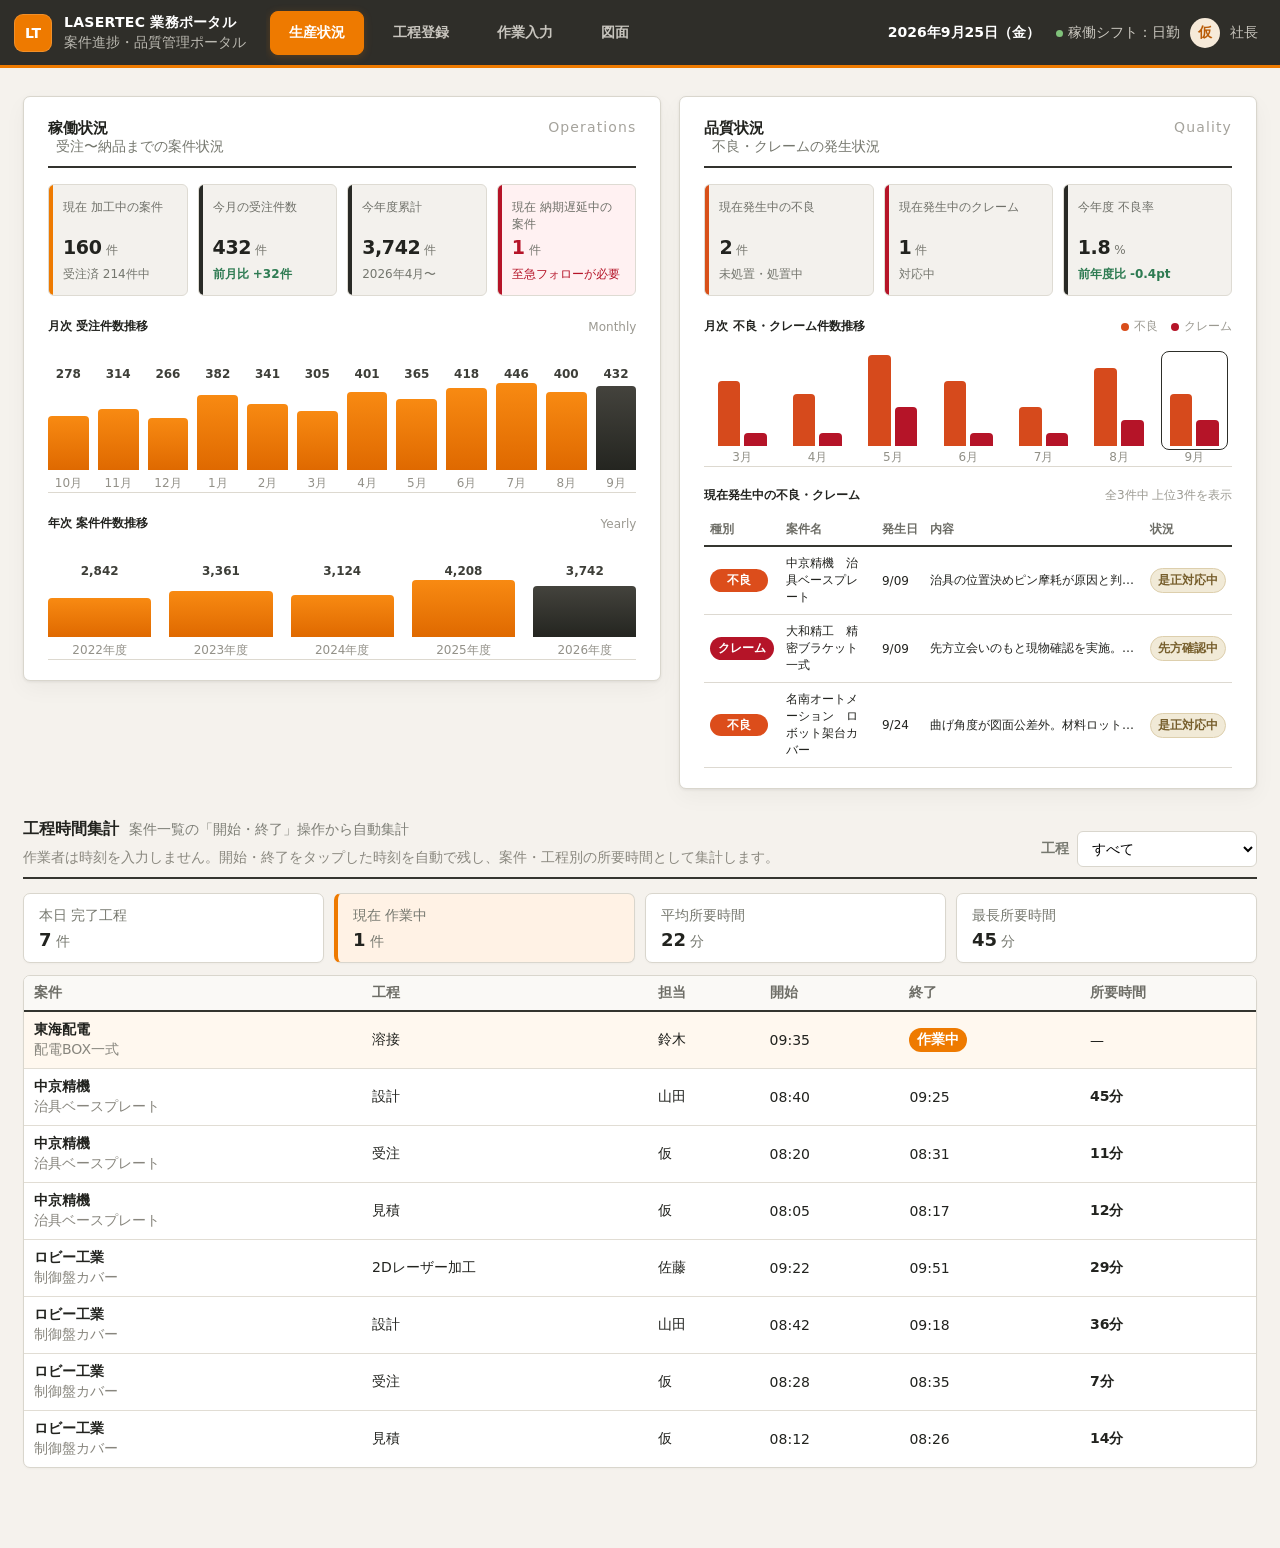
<file: index.html>
<!DOCTYPE html>
<html lang="ja">
<head>
  <meta charset="UTF-8" />
  <meta name="viewport" content="width=device-width, initial-scale=1.0" />
  <title>LASERTEC 業務ポータル - 生産状況</title>
  <link rel="stylesheet" href="styles.css" />
</head>
<body>
  <header class="topbar">
    <div class="topbar-left">
      <div class="brand">
        <div class="brand-mark">LT</div>
        <div>
          <div class="brand-name">LASERTEC 業務ポータル</div>
          <div class="brand-sub">案件進捗・品質管理ポータル</div>
        </div>
      </div>
      <nav class="global-nav" aria-label="メインナビゲーション">
        <button class="nav-btn active" type="button" data-href="index.html">生産状況</button>
        <button class="nav-btn" type="button" data-href="cad-setup.html">工程登録</button>
        <button class="nav-btn" type="button" data-href="projects.html">作業入力</button>
        <button class="nav-btn" type="button" data-href="process.html">図面</button>
      </nav>
    </div>
    <div class="user-area">
      <div class="date" id="todayLabel">2026年9月25日（金）</div>
      <div class="user"><span class="status-dot"></span>稼働シフト：日勤</div>
      <div class="avatar">仮</div>
      <div class="role">社長</div>
    </div>
  </header>
  <main>
<section class="dashboard-grid section-wrap" id="dashboard">
<article class="panel" id="operation-panel">
<div class="panel-head">
<div>
<h2>稼働状況</h2>
<p>受注〜納品までの案件状況</p>
</div>
<span class="panel-kicker">Operations</span>
</div>
<div class="metric-grid metric-grid-4">
<div class="metric-card orange-edge">
<span class="metric-label">現在 加工中の案件</span>
<strong><span id="metricInProcess">160</span><small>件</small></strong>
<span class="metric-note">受注済 <span id="metricOrdered">214</span>件中</span>
</div>
<div class="metric-card dark-edge">
<span class="metric-label">今月の受注件数</span>
<strong>432<small>件</small></strong>
<span class="metric-note positive">前月比 +32件</span>
</div>
<div class="metric-card dark-edge">
<span class="metric-label">今年度累計</span>
<strong>3,742<small>件</small></strong>
<span class="metric-note">2026年4月〜</span>
</div>
<div class="metric-card danger-soft danger-edge">
<span class="metric-label">現在 納期遅延中の案件</span>
<strong class="danger-text"><span id="metricLate">1</span><small>件</small></strong>
<span class="metric-note danger-text">至急フォローが必要</span>
</div>
</div>
<div class="chart-block">
<div class="chart-title-row">
<h3>月次 受注件数推移</h3>
<span>Monthly</span>
</div>
<div class="bar-chart" id="monthlyOrdersChart"></div>
</div>
<div class="chart-block compact">
<div class="chart-title-row">
<h3>年次 案件件数推移</h3>
<span>Yearly</span>
</div>
<div class="bar-chart yearly" id="yearlyOrdersChart"></div>
</div>
</article>
<article class="panel" id="quality-panel">
<div class="panel-head">
<div>
<h2>品質状況</h2>
<p>不良・クレームの発生状況</p>
</div>
<span class="panel-kicker">Quality</span>
</div>
<div class="metric-grid metric-grid-3">
<div class="metric-card quality-edge">
<span class="metric-label">現在発生中の不良</span>
<strong><span id="metricDefects">2</span><small>件</small></strong>
<span class="metric-note">未処置・処置中</span>
</div>
<div class="metric-card claim-edge">
<span class="metric-label">現在発生中のクレーム</span>
<strong><span id="metricClaims">1</span><small>件</small></strong>
<span class="metric-note">対応中</span>
</div>
<div class="metric-card dark-edge">
<span class="metric-label">今年度 不良率</span>
<strong>1.8<small>%</small></strong>
<span class="metric-note positive">前年度比 -0.4pt</span>
</div>
</div>
<div class="chart-block">
<div class="chart-title-row">
<h3>月次 不良・クレーム件数推移</h3>
<div class="legend"><span class="legend-defect"></span>不良 <span class="legend-claim"></span>クレーム</div>
</div>
<div class="dual-bar-chart" id="qualityTrendChart"></div>
</div>
<div class="incident-block">
<div class="chart-title-row">
<h3>現在発生中の不良・クレーム</h3>
<span id="incidentCountLabel">全3件中 上位3件を表示</span>
</div>
<div class="incident-table-wrap">
<table class="incident-table">
<thead>
<tr><th>種別</th><th>案件名</th><th>発生日</th><th>内容</th><th>状況</th></tr>
</thead>
<tbody id="incidentTableBody"></tbody>
</table>
</div>
</div>
</article>
</section>
<section class="section-wrap time-summary-section" id="time-summary">
<div class="section-heading-row time-summary-heading">
<div>
<div class="heading-line">
<h2>工程時間集計</h2>
<span class="small-note">案件一覧の「開始・終了」操作から自動集計</span>
</div>
<p class="operation-help">作業者は時刻を入力しません。開始・終了をタップした時刻を自動で残し、案件・工程別の所要時間として集計します。</p>
</div>
<div class="time-filter-wrap">
<label for="timeProcessFilter">工程</label>
<select id="timeProcessFilter">
<option value="all">すべて</option>
<option value="2Dレーザー加工">2Dレーザー加工</option>
<option value="3Dレーザー加工">3Dレーザー加工</option>
<option value="曲げ">曲げ</option>
<option value="溶接">溶接</option>
<option value="最終検査">最終検査</option>
</select>
</div>
</div>
<div class="time-summary-grid">
<div class="time-summary-card"><span>本日 完了工程</span><strong id="timeDoneCount">0<small>件</small></strong></div>
<div class="time-summary-card running"><span>現在 作業中</span><strong id="timeRunningCount">0<small>件</small></strong></div>
<div class="time-summary-card"><span>平均所要時間</span><strong id="timeAverage">0<small>分</small></strong></div>
<div class="time-summary-card"><span>最長所要時間</span><strong id="timeLongest">0<small>分</small></strong></div>
</div>
<div class="time-log-table-wrap">
<table class="time-log-table">
<thead><tr><th>案件</th><th>工程</th><th>担当</th><th>開始</th><th>終了</th><th>所要時間</th></tr></thead>
<tbody id="timeLogBody"></tbody>
</table>
</div>
</section>
  </main>
  <div class="toast" id="toast" role="status" aria-live="polite"></div>
  <script>

    const today = new Date('2026-09-25T10:00:00');

    const monthlyOrders = [
      ['10月', 278], ['11月', 314], ['12月', 266], ['1月', 382], ['2月', 341], ['3月', 305],
      ['4月', 401], ['5月', 365], ['6月', 418], ['7月', 446], ['8月', 400], ['9月', 432]
    ];
    const yearlyOrders = [['2022年度', 2842], ['2023年度', 3361], ['2024年度', 3124], ['2025年度', 4208], ['2026年度', 3742]];
    const qualityTrend = [
      ['3月', 5, 1], ['4月', 4, 1], ['5月', 7, 3], ['6月', 5, 1], ['7月', 3, 1], ['8月', 6, 2], ['9月', 4, 2]
    ];

    const timeLogs = [
      {projectId:1, process:'見積', worker:'仮', start:'2026-09-25T08:12:00', end:'2026-09-25T08:26:00'},
      {projectId:1, process:'受注', worker:'仮', start:'2026-09-25T08:28:00', end:'2026-09-25T08:35:00'},
      {projectId:1, process:'設計', worker:'山田', start:'2026-09-25T08:42:00', end:'2026-09-25T09:18:00'},
      {projectId:1, process:'2Dレーザー加工', worker:'佐藤', start:'2026-09-25T09:22:00', end:'2026-09-25T09:51:00'},
      {projectId:2, process:'見積', worker:'仮', start:'2026-09-25T08:05:00', end:'2026-09-25T08:17:00'},
      {projectId:2, process:'受注', worker:'仮', start:'2026-09-25T08:20:00', end:'2026-09-25T08:31:00'},
      {projectId:2, process:'設計', worker:'山田', start:'2026-09-25T08:40:00', end:'2026-09-25T09:25:00'},
      {projectId:5, process:'溶接', worker:'鈴木', start:'2026-09-25T09:35:00', end:null}
    ];

    const projects = [
      {
        id: 1,
        customer: 'ロビー工業',
        name: '制御盤カバー',
        qty: '20台',
        due: '2026/09/20',
        route: ['見積', '受注', '設計', '2Dレーザー加工', '曲げ', '溶接', '最終検査', '納品'],
        completed: 4,
        defect: false,
        claim: false,
        comments: [],
        late: true
      },
      {
        id: 2,
        customer: '中京精機',
        name: '治具ベースプレート',
        qty: '4式',
        due: '2026/09/25',
        route: ['見積', '受注', '設計', '3Dレーザー加工', '最終検査', '納品'],
        completed: 3,
        defect: true,
        claim: false,
        comments: [
          {type:'不良', time:'9/09 08:40', author:'佐藤（加工）', text:'穴位置ズレを確認。加工条件を確認中。'},
          {type:'不良', time:'9/09 15:10', author:'佐藤（加工）', text:'治具の位置決めピン摩耗が原因と判明。ピン交換後に再加工予定。'}
        ]
      },
      {
        id: 3,
        customer: '大和精工',
        name: '精密ブラケット一式',
        qty: '12式',
        due: '2026/10/02',
        route: ['見積', '受注', '設計', '2Dレーザー加工', '3Dレーザー加工', '溶接', '最終検査', '納品'],
        completed: 8,
        defect: false,
        claim: true,
        comments: [
          {type:'クレーム', time:'9/09 10:05', author:'鈴木（品質保証）', text:'納品先より溶接ビード外観について指摘。現物確認のため訪問予定。'},
          {type:'クレーム', time:'9/09 16:40', author:'鈴木（品質保証）', text:'先方立会いのもと現物確認を実施。再研磨仕上げで是正対応にて合意。'}
        ]
      },
      {
        id: 4,
        customer: '富岳製作所',
        name: '金型ベースプレート',
        qty: '1式',
        due: '2026/10/10',
        route: ['見積', '受注', '設計', '金型製作', '最終検査', '納品'],
        completed: 1,
        defect: false,
        claim: false,
        comments: []
      },
      {
        id: 5,
        customer: '東海配電',
        name: '配電BOX一式',
        qty: '8台',
        due: '2026/09/28',
        route: ['見積', '受注', '設計', '2Dレーザー加工', '曲げ', '溶接', '最終検査', '納品'],
        completed: 6,
        defect: false,
        claim: false,
        comments: []
      },
      {
        id: 6,
        customer: '名南オートメーション',
        name: 'ロボット架台カバー',
        qty: '6台',
        due: '2026/10/03',
        route: ['見積', '受注', '設計', '2Dレーザー加工', '曲げ', '最終検査', '納品'],
        completed: 3,
        defect: true,
        claim: false,
        comments: [
          {type:'不良', time:'9/24 14:18', author:'田中（曲げ）', text:'曲げ角度が図面公差外。材料ロットと加工条件を確認中。'}
        ]
      },
      {
        id: 7,
        customer: '三河設備',
        name: 'ステンレス配管支持金具',
        qty: '30個',
        due: '2026/10/06',
        route: ['見積', '受注', '設計', '3Dレーザー加工', '溶接', '最終検査', '納品'],
        completed: 2,
        defect: false,
        claim: false,
        comments: []
      },
      {
        id: 8,
        customer: '尾張エンジニアリング',
        name: '安全カバー試作品',
        qty: '2台',
        due: '2026/10/12',
        route: ['見積', '受注', '設計', '2Dレーザー加工', '最終検査', '納品'],
        completed: 0,
        defect: false,
        claim: false,
        comments: []
      }
    ];

    let currentFilter = 'all';
    let searchText = '';

    function formatDate(date){
      return `${date.getFullYear()}年${date.getMonth()+1}月${date.getDate()}日（${['日','月','火','水','木','金','土'][date.getDay()]}）`;
    }

    function dueState(project){
      const due = new Date(project.due.replaceAll('/','-') + 'T23:59:59');
      const diff = Math.ceil((due - today) / 86400000);
      if (diff < 0 && project.completed < project.route.length) return {label:`${Math.abs(diff)}日超過`, cls:'overdue'};
      if (diff <= 3 && project.completed < project.route.length) return {label:`残り${Math.max(diff,0)}日`, cls:'soon'};
      return {label:'', cls:''};
    }

    function majorStage(step){
      if (['見積','受注'].includes(step)) return '受注';
      if (step === '設計') return '設計';
      if (['2Dレーザー加工','3Dレーザー加工','金型製作','曲げ','溶接'].includes(step)) return '加工';
      if (step === '最終検査') return '最終検査';
      if (step === '納品') return '納品';
      return step;
    }

    function currentStep(project){
      if (project.completed >= project.route.length) return '納品';
      return project.route[project.completed];
    }

    function renderSimpleBarChart(targetId, rows, {currentIndex = rows.length - 1, suffix = '', yearly = false} = {}){
      const target = document.getElementById(targetId);
      if (!target) return;
      const max = Math.max(...rows.map(r => r[1]));
      target.innerHTML = rows.map((row, index) => {
        const h = Math.max(12, Math.round(row[1] / max * 100));
        return `<div class="bar-col ${yearly ? 'year-col' : ''}">
          <span class="bar-value">${row[1].toLocaleString()}${suffix}</span>
          <div class="bar ${index === currentIndex ? 'current' : ''}" style="height:${h}%"></div>
          <span class="bar-label">${row[0]}</span>
        </div>`;
      }).join('');
    }

    function renderQualityChart(){
      const target = document.getElementById('qualityTrendChart');
      if (!target) return;
      const max = Math.max(...qualityTrend.flatMap(r => [r[1], r[2]]));
      target.innerHTML = qualityTrend.map((row, index) => {
        const defectH = Math.max(8, row[1] / max * 100);
        const claimH = Math.max(8, row[2] / max * 100);
        return `<div class="dual-col ${index === qualityTrend.length - 1 ? 'current' : ''}">
          <div class="dual-bars">
            <div class="quality-bar defect" style="height:${defectH}%" title="不良 ${row[1]}件"></div>
            <div class="quality-bar claim" style="height:${claimH}%" title="クレーム ${row[2]}件"></div>
          </div>
          <span>${row[0]}</span>
        </div>`;
      }).join('');
    }

    function incidentRows(){
      const rows = [];
      projects.forEach(p => {
        if (p.defect){
          const latest = [...p.comments].reverse().find(c => c.type === '不良');
          rows.push({type:'不良', name:`${p.customer}　${p.name}`, date:latest?.time?.split(' ')[0] || '9/25', text: latest?.text || '不良内容を確認中', status:'是正対応中'});
        }
        if (p.claim){
          const latest = [...p.comments].reverse().find(c => c.type === 'クレーム');
          rows.push({type:'クレーム', name:`${p.customer}　${p.name}`, date:latest?.time?.split(' ')[0] || '9/25', text: latest?.text || '先方確認中', status:'先方確認中'});
        }
      });
      return rows;
    }

    function renderIncidents(){
      const rows = incidentRows();
      const label = document.getElementById('incidentCountLabel');
      const body = document.getElementById('incidentTableBody');
      if (!label || !body) return;
      label.textContent = `全${rows.length}件中 上位${Math.min(rows.length,3)}件を表示`;
      body.innerHTML = rows.slice(0,3).map(r => `
        <tr>
          <td><span class="incident-pill ${r.type === 'クレーム' ? 'claim' : 'defect'}">${r.type}</span></td>
          <td>${r.name}</td>
          <td>${r.date}</td>
          <td class="incident-text">${r.text}</td>
          <td><span class="status-pill">${r.status}</span></td>
        </tr>`).join('');
    }

    function timeText(iso){
      if (!iso) return '—';
      const d = new Date(iso);
      return `${String(d.getHours()).padStart(2,'0')}:${String(d.getMinutes()).padStart(2,'0')}`;
    }

    function durationMinutes(log){
      if (!log?.start || !log?.end) return null;
      return Math.max(0, Math.round((new Date(log.end) - new Date(log.start)) / 60000));
    }

    function stageLog(projectId, step){
      return [...timeLogs].reverse().find(log => log.projectId === projectId && log.process === step);
    }

    function activeStageLog(project){
      const step = currentStep(project);
      return [...timeLogs].reverse().find(log => log.projectId === project.id && log.process === step && !log.end);
    }

    function stageButton(project, step, idx){
      const log = stageLog(project.id, step);
      if (idx < project.completed){
        const detail = log?.end ? `${timeText(log.start)}–${timeText(log.end)} / ${durationMinutes(log)}分` : '完了済み';
        return `<button class="stage-btn completed" disabled><span>${step} ✓</span><small>${detail}</small></button>`;
      }
      if (idx === project.completed && project.completed < project.route.length){
        const active = activeStageLog(project);
        if (active){
          return `<button class="stage-btn current running-stage" data-project="${project.id}" data-stage-index="${idx}" data-time-action="end" title="クリックで終了時刻を自動記録し、次工程へ送る"><span>${step}</span><small>■ 終了　開始 ${timeText(active.start)}</small></button>`;
        }
        return `<button class="stage-btn current start-stage" data-project="${project.id}" data-stage-index="${idx}" data-time-action="start" title="クリックで開始時刻を自動記録"><span>${step}</span><small>▶ 開始</small></button>`;
      }
      return `<button class="stage-btn waiting" disabled><span>${step}</span><small>未到達</small></button>`;
    }

    function stageGroups(project){
      return project.route.map((step, idx) => {
        return `<div class="stage-node">
          <span class="stage-major">${majorStage(step)}</span>
          ${stageButton(project, step, idx)}
        </div>${idx < project.route.length - 1 ? '<span class="stage-arrow">›</span>' : ''}`;
      }).join('');
    }

    function commentMarkup(project){
      if (!project.comments.length) return `<div class="comment-empty">不良・クレームの登録はありません。</div>`;
      return project.comments.map(c => `<div class="comment-row ${c.type === 'クレーム' ? 'claim' : 'defect'}">
        <div class="comment-meta"><span>${c.time}</span><b>${c.author}</b><span class="comment-kind">${c.type}</span></div>
        <div class="comment-text">${c.text}</div>
      </div>`).join('');
    }

    function matchesFilter(project){
      if (searchText){
        const hay = `${project.customer} ${project.name} ${project.qty}`.toLowerCase();
        if (!hay.includes(searchText.toLowerCase())) return false;
      }
      if (currentFilter === 'all') return true;
      if (currentFilter === '不良') return project.defect;
      if (currentFilter === 'クレーム') return project.claim;
      if (currentFilter === '遅延') return dueState(project).cls === 'overdue';
      return majorStage(currentStep(project)) === currentFilter || currentStep(project) === currentFilter;
    }

    function renderProjects(){
      const target = document.getElementById('projectList');
      if (!target) return;
      const visible = projects.filter(matchesFilter);
      const count = document.getElementById('visibleCount');
      if (count) count.textContent = visible.length;
      if (!visible.length){
        target.innerHTML = `<div class="empty-state">条件に一致する案件がありません。</div>`;
        return;
      }
      target.innerHTML = visible.map(p => {
        const due = dueState(p);
        const statusText = p.completed >= p.route.length ? '納品済み' : majorStage(currentStep(p));
        return `<article class="project-card ${due.cls === 'overdue' ? 'late-project' : ''}" data-project-card="${p.id}">
          <div class="project-top-row">
            <div class="project-title-wrap">
              <span class="project-status ${p.completed >= p.route.length ? 'done' : ''}">${statusText}</span>
              <h3>${p.customer}</h3>
              <strong>${p.name}</strong>
              <span class="qty">${p.qty}</span>
            </div>
            <div class="due-wrap">
              <span class="due-label">納期</span>
              <strong class="${due.cls}">${p.due}</strong>
              ${due.label ? `<span class="due-badge ${due.cls}">${due.label}</span>` : ''}
            </div>
            <div class="quality-controls">
              <button class="quality-toggle defect ${p.defect ? 'on' : ''}" data-quality="defect" data-project="${p.id}">● 不良発生</button>
              <button class="quality-toggle claim ${p.claim ? 'on' : ''}" data-quality="claim" data-project="${p.id}">● クレーム発生</button>
            </div>
          </div>

          <div class="project-body-grid">
            <div class="stage-area">
              <div class="stage-flow">${stageGroups(p)}</div>
              <div class="comment-log">${commentMarkup(p)}</div>
            </div>
            <div class="quality-entry">
              <label for="comment-${p.id}">不良・クレーム内容</label>
              <textarea id="comment-${p.id}" rows="3" placeholder="例：穴位置ズレ、溶接外観の指摘、是正内容など"></textarea>
              <div class="entry-actions">
                <select id="comment-type-${p.id}" aria-label="登録種別">
                  <option value="不良" ${p.defect ? 'selected' : ''}>不良</option>
                  <option value="クレーム" ${p.claim ? 'selected' : ''}>クレーム</option>
                </select>
                <button class="add-comment-btn" data-add-comment="${p.id}">登録</button>
              </div>
            </div>
          </div>
        </article>`;
      }).join('');
      bindDynamicEvents();
    }

    function updateDashboardMetrics(){
      const defectCount = projects.filter(p => p.defect).length;
      const claimCount = projects.filter(p => p.claim).length;
      const lateCount = projects.filter(p => dueState(p).cls === 'overdue').length;
      const defectEl = document.getElementById('metricDefects');
      const claimEl = document.getElementById('metricClaims');
      const lateEl = document.getElementById('metricLate');
      if (defectEl) defectEl.textContent = defectCount;
      if (claimEl) claimEl.textContent = claimCount;
      if (lateEl) lateEl.textContent = lateCount;
    }

    function showToast(message, type='normal'){
      const toast = document.getElementById('toast');
      toast.textContent = message;
      toast.className = `toast show ${type}`;
      clearTimeout(showToast.timer);
      showToast.timer = setTimeout(() => toast.className = 'toast', 2800);
    }

    function recordStageStart(projectId, index){
      const p = projects.find(x => x.id === projectId);
      if (!p || index !== p.completed || p.completed >= p.route.length || activeStageLog(p)) return;
      const step = p.route[index];
      timeLogs.push({projectId:p.id, process:step, worker:'仮', start:new Date().toISOString(), end:null});
      showToast(`${step}を開始しました。開始時刻を自動記録しました。`, 'success');
      renderProjects();
      renderTimeSummary();
    }

    function recordStageEnd(projectId, index){
      const p = projects.find(x => x.id === projectId);
      if (!p || index !== p.completed || p.completed >= p.route.length) return;
      const step = p.route[index];
      const log = activeStageLog(p);
      if (!log) return;
      log.end = new Date().toISOString();
      p.completed += 1;
      const mins = durationMinutes(log);
      if (p.completed >= p.route.length){
        showToast(`${step}を終了（${mins}分）。案件を納品完了にしました。`, 'success');
      } else {
        showToast(`${step}を終了（${mins}分）。次工程「${p.route[p.completed]}」へ送りました。`, 'success');
      }
      renderProjects();
      renderIncidents();
      renderTimeSummary();
      updateDashboardMetrics();
    }

    function renderTimeSummary(){
      const filter = document.getElementById('timeProcessFilter')?.value || 'all';
      const rows = timeLogs.filter(log => filter === 'all' || log.process === filter);
      const done = rows.filter(log => log.end);
      const running = rows.filter(log => !log.end);
      const durations = done.map(durationMinutes).filter(v => v !== null);
      const avg = durations.length ? Math.round(durations.reduce((a,b)=>a+b,0) / durations.length) : 0;
      const longest = durations.length ? Math.max(...durations) : 0;
      const doneEl = document.getElementById('timeDoneCount');
      const runningEl = document.getElementById('timeRunningCount');
      const avgEl = document.getElementById('timeAverage');
      const longestEl = document.getElementById('timeLongest');
      const body = document.getElementById('timeLogBody');
      if (!body) return;
      if (doneEl) doneEl.innerHTML = `${done.length}<small>件</small>`;
      if (runningEl) runningEl.innerHTML = `${running.length}<small>件</small>`;
      if (avgEl) avgEl.innerHTML = `${avg}<small>分</small>`;
      if (longestEl) longestEl.innerHTML = `${longest}<small>分</small>`;
      body.innerHTML = [...rows].reverse().slice(0,10).map(log => {
        const p = projects.find(x => x.id === log.projectId);
        const mins = durationMinutes(log);
        return `<tr class="${log.end ? '' : 'running-row'}">
          <td><strong>${p ? p.customer : '—'}</strong><span>${p ? p.name : '—'}</span></td>
          <td>${log.process}</td>
          <td>${log.worker}</td>
          <td>${timeText(log.start)}</td>
          <td>${log.end ? timeText(log.end) : '<span class="running-pill">作業中</span>'}</td>
          <td>${mins === null ? '—' : `<strong>${mins}分</strong>`}</td>
        </tr>`;
      }).join('') || '<tr><td colspan="6" class="time-empty">該当する作業記録はありません。</td></tr>';
    }

    function handleQualityToggle(projectId, type){
      const p = projects.find(x => x.id === projectId);
      if (!p) return;
      if (type === 'claim' && p.completed < p.route.length){
        showToast('クレームは納品完了後の案件で登録してください。', 'warning');
        return;
      }
      p[type] = !p[type];
      showToast(`${type === 'claim' ? 'クレーム' : '不良'}発生を${p[type] ? 'ON' : '解除'}にしました。`, p[type] ? 'warning' : 'normal');
      renderProjects();
      renderIncidents();
      updateDashboardMetrics();
    }

    function addComment(projectId){
      const p = projects.find(x => x.id === projectId);
      const textArea = document.getElementById(`comment-${projectId}`);
      const typeSelect = document.getElementById(`comment-type-${projectId}`);
      const text = textArea.value.trim();
      const type = typeSelect.value;
      if (!text){ showToast('登録する内容を入力してください。', 'warning'); return; }
      if (type === 'クレーム' && p.completed < p.route.length){
        showToast('クレームは納品完了後の案件で登録してください。', 'warning');
        return;
      }
      if (type === '不良') p.defect = true;
      if (type === 'クレーム') p.claim = true;
      p.comments.push({type, time:'9/25 10:30', author:'仮（社長）', text});
      showToast(`${type}内容を登録しました。`, 'success');
      renderProjects();
      renderIncidents();
      updateDashboardMetrics();
    }

    function bindDynamicEvents(){
      document.querySelectorAll('.stage-btn.current[data-time-action]').forEach(btn => {
        btn.addEventListener('click', () => {
          const projectId = Number(btn.dataset.project);
          const stageIndex = Number(btn.dataset.stageIndex);
          if (btn.dataset.timeAction === 'start') recordStageStart(projectId, stageIndex);
          else recordStageEnd(projectId, stageIndex);
        });
      });
      document.querySelectorAll('.quality-toggle').forEach(btn => {
        btn.addEventListener('click', () => handleQualityToggle(Number(btn.dataset.project), btn.dataset.quality));
      });
      document.querySelectorAll('[data-add-comment]').forEach(btn => {
        btn.addEventListener('click', () => addComment(Number(btn.dataset.addComment)));
      });
    }

    document.getElementById('filterRow')?.addEventListener('click', e => {
      const btn = e.target.closest('.filter-btn');
      if (!btn) return;
      currentFilter = btn.dataset.filter;
      document.querySelectorAll('.filter-btn').forEach(b => b.classList.toggle('active', b === btn));
      renderProjects();
    });

    document.getElementById('timeProcessFilter')?.addEventListener('change', renderTimeSummary);

    document.getElementById('projectSearch')?.addEventListener('input', e => {
      searchText = e.target.value.trim();
      renderProjects();
    });

    document.querySelectorAll('.nav-btn').forEach(btn => {
      btn.addEventListener('click', () => {
        if (btn.dataset.href) {
          window.location.href = btn.dataset.href;
          return;
        }
        document.querySelectorAll('.nav-btn').forEach(b => b.classList.remove('active'));
        btn.classList.add('active');
        const target = document.getElementById(btn.dataset.scroll);
        if (target) target.scrollIntoView({behavior:'smooth', block:'start'});
      });
    });

    const todayLabel = document.getElementById('todayLabel');
    if (todayLabel) todayLabel.textContent = formatDate(today);
    renderSimpleBarChart('monthlyOrdersChart', monthlyOrders);
    renderSimpleBarChart('yearlyOrdersChart', yearlyOrders, {yearly:true});
    renderQualityChart();
    renderIncidents();
    renderProjects();
    renderTimeSummary();
    updateDashboardMetrics();
  
  </script>
</body>
</html>
</file>
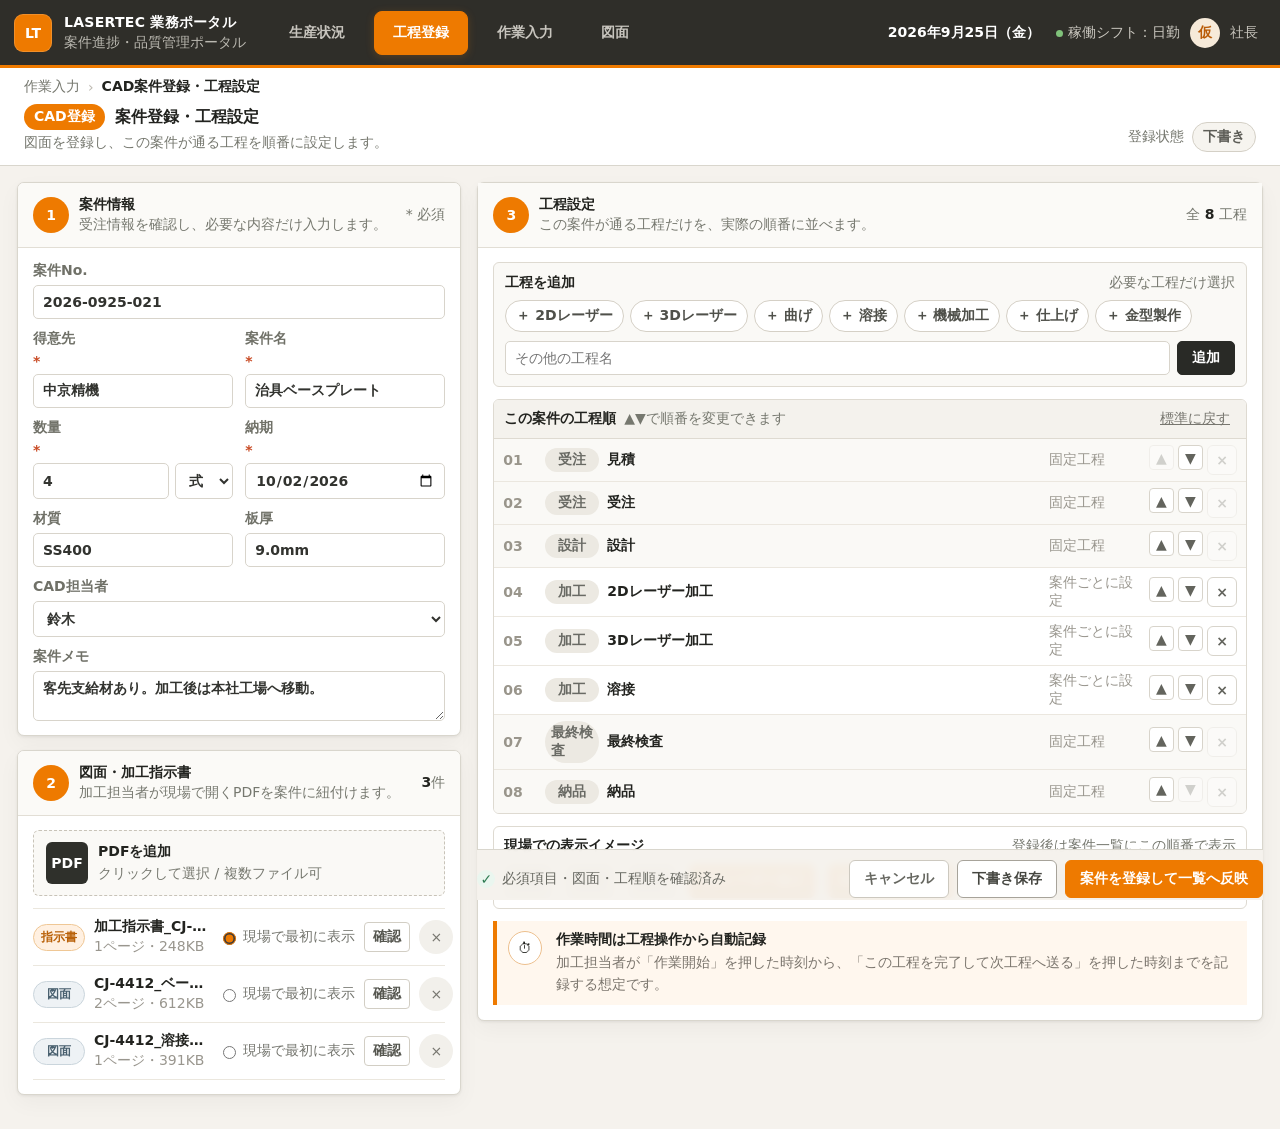
<file: cad-setup.html>
<!DOCTYPE html>

<html lang="ja">
<head>
<meta charset="utf-8"/>
<meta content="width=device-width, initial-scale=1.0" name="viewport"/>
<title>LASERTEC 業務ポータル - CAD案件登録・工程設定</title>
<link href="styles.css" rel="stylesheet"/>
<link href="cad-setup.css" rel="stylesheet"/>
</head>
<body class="cad-body">
<!-- 共通ヘッダー：index.htmlと同じ仕様 -->
<header class="topbar">
<div class="topbar-left">
<div class="brand">
<div class="brand-mark">LT</div>
<div>
<div class="brand-name">LASERTEC 業務ポータル</div>
<div class="brand-sub">案件進捗・品質管理ポータル</div>
</div>
</div>
<nav aria-label="メインナビゲーション" class="global-nav">
<button class="nav-btn" data-href="index.html" type="button">生産状況</button>
<button class="nav-btn active" data-href="cad-setup.html" type="button">工程登録</button>
<button class="nav-btn" data-href="projects.html" type="button">作業入力</button>
<button class="nav-btn" data-href="process.html" type="button">図面</button>
</nav>
</div>
<div class="user-area">
<div class="date" id="todayLabel">2026年9月25日（金）</div>
<div class="user"><span class="status-dot"></span>稼働シフト：日勤</div>
<div class="avatar">仮</div>
<div class="role">社長</div>
</div>
</header>
<div class="cad-page-context">
<div class="breadcrumb-row">
<button class="crumb-link" data-href="projects.html" type="button">作業入力</button>
<span class="crumb-sep">›</span>
<span class="crumb-current">CAD案件登録・工程設定</span>
</div>
<div class="cad-title-row">
<div>
<div class="title-line">
<span class="cad-badge">CAD登録</span>
<h1>案件登録・工程設定</h1>
</div>
<p>図面を登録し、この案件が通る工程を順番に設定します。</p>
</div>
<div class="record-state">
<span>登録状態</span>
<strong id="saveState">下書き</strong>
</div>
</div>
</div>
<main class="cad-main">
<section aria-label="案件情報と図面登録" class="cad-column cad-left">
<article class="cad-card">
<div class="card-head">
<div>
<span class="step-no">1</span>
<div>
<h2>案件情報</h2>
<p>受注情報を確認し、必要な内容だけ入力します。</p>
</div>
</div>
<span class="required-note">* 必須</span>
</div>
<div class="card-body form-grid">
<label class="field wide">案件No.
            <input type="text" value="2026-0925-021"/>
</label>
<label class="field">得意先 <span>*</span>
<input type="text" value="中京精機"/>
</label>
<label class="field">案件名 <span>*</span>
<input type="text" value="治具ベースプレート"/>
</label>
<label class="field">数量 <span>*</span>
<div class="input-with-unit"><input type="number" value="4"/><select><option>式</option><option>枚</option><option>台</option><option>個</option></select></div>
</label>
<label class="field">納期 <span>*</span>
<input type="date" value="2026-10-02"/>
</label>
<label class="field">材質
            <input type="text" value="SS400"/>
</label>
<label class="field">板厚
            <input type="text" value="9.0mm"/>
</label>
<label class="field wide">CAD担当者
            <select>
<option>鈴木</option>
<option>佐藤</option>
<option>田中</option>
</select>
</label>
<label class="field wide">案件メモ
            <textarea placeholder="急ぎ、支給材、特殊指示など" rows="2">客先支給材あり。加工後は本社工場へ移動。</textarea>
</label>
</div>
</article>
<article class="cad-card doc-card">
<div class="card-head">
<div>
<span class="step-no">2</span>
<div>
<h2>図面・加工指示書</h2>
<p>加工担当者が現場で開くPDFを案件に紐付けます。</p>
</div>
</div>
<span class="doc-count"><b id="docCount">3</b>件</span>
</div>
<div class="card-body">
<label class="upload-drop" id="uploadDrop">
<input accept="application/pdf,.pdf" id="fileInput" multiple="" type="file"/>
<span class="upload-icon">PDF</span>
<strong>PDFを追加</strong>
<small>クリックして選択 / 複数ファイル可</small>
</label>
<div class="doc-list" id="docList">
<div class="doc-row" data-file="加工指示書_CJ-4412.pdf">
<span class="doc-kind instruction">指示書</span>
<div class="doc-info"><strong>加工指示書_CJ-4412.pdf</strong><span>1ページ・248KB</span></div>
<label class="main-doc"><input checked="" name="mainDoc" type="radio"/> 現場で最初に表示</label>
<button class="mini-btn preview" type="button">確認</button>
<button class="icon-btn remove-doc" title="削除" type="button">×</button>
</div>
<div class="doc-row" data-file="CJ-4412_ベースプレート.pdf">
<span class="doc-kind drawing">図面</span>
<div class="doc-info"><strong>CJ-4412_ベースプレート.pdf</strong><span>2ページ・612KB</span></div>
<label class="main-doc"><input name="mainDoc" type="radio"/> 現場で最初に表示</label>
<button class="mini-btn preview" type="button">確認</button>
<button class="icon-btn remove-doc" title="削除" type="button">×</button>
</div>
<div class="doc-row" data-file="CJ-4412_溶接詳細.pdf">
<span class="doc-kind drawing">図面</span>
<div class="doc-info"><strong>CJ-4412_溶接詳細.pdf</strong><span>1ページ・391KB</span></div>
<label class="main-doc"><input name="mainDoc" type="radio"/> 現場で最初に表示</label>
<button class="mini-btn preview" type="button">確認</button>
<button class="icon-btn remove-doc" title="削除" type="button">×</button>
</div>
</div>
</div>
</article>
</section>
<section aria-label="工程設定" class="cad-column cad-right">
<article class="cad-card route-card">
<div class="card-head route-head">
<div>
<span class="step-no">3</span>
<div>
<h2>工程設定</h2>
<p>この案件が通る工程だけを、実際の順番に並べます。</p>
</div>
</div>
<span class="route-count">全 <b id="routeCount">8</b> 工程</span>
</div>
<div class="route-body">
<div class="process-palette">
<div class="palette-head">
<strong>工程を追加</strong>
<span>必要な工程だけ選択</span>
</div>
<div class="palette-buttons" id="paletteButtons">
<button data-step="2Dレーザー加工" type="button">＋ 2Dレーザー</button>
<button data-step="3Dレーザー加工" type="button">＋ 3Dレーザー</button>
<button data-step="曲げ" type="button">＋ 曲げ</button>
<button data-step="溶接" type="button">＋ 溶接</button>
<button data-step="機械加工" type="button">＋ 機械加工</button>
<button data-step="仕上げ" type="button">＋ 仕上げ</button>
<button data-step="金型製作" type="button">＋ 金型製作</button>
</div>
<div class="custom-step-row">
<input id="customStep" placeholder="その他の工程名" type="text"/>
<button id="addCustomStep" type="button">追加</button>
</div>
</div>
<div class="route-builder-wrap">
<div class="route-builder-head">
<div>
<strong>この案件の工程順</strong>
<span>▲▼で順番を変更できます</span>
</div>
<button class="reset-route" id="resetRoute" type="button">標準に戻す</button>
</div>
<ol class="route-list" id="routeList"></ol>
</div>
<div class="route-preview-box">
<div class="preview-head">
<strong>現場での表示イメージ</strong>
<span>登録後は案件一覧にこの順番で表示</span>
</div>
<div class="route-preview" id="routePreview"></div>
</div>
<div class="time-rule-box">
<div class="time-rule-icon">⏱</div>
<div>
<strong>作業時間は工程操作から自動記録</strong>
<p>加工担当者が「作業開始」を押した時刻から、「この工程を完了して次工程へ送る」を押した時刻までを記録する想定です。</p>
</div>
</div>
</div>
</article>
<div class="sticky-actions">
<div class="validation" id="validationMessage">
<span class="check-dot">✓</span>
<span>必須項目・図面・工程順を確認済み</span>
</div>
<button class="btn-cancel" data-href="projects.html" type="button">キャンセル</button>
<button class="btn-draft" id="saveDraft" type="button">下書き保存</button>
<button class="btn-register" id="registerCase" type="button">案件を登録して一覧へ反映</button>
</div>
</section>
</main>
<div aria-hidden="true" class="modal-backdrop" id="previewModal">
<div aria-labelledby="previewTitle" aria-modal="true" class="preview-modal-card" role="dialog">
<div class="preview-modal-head">
<strong id="previewTitle">PDFプレビュー</strong>
<button id="closePreview" type="button">×</button>
</div>
<div class="fake-pdf">
<div class="fake-pdf-toolbar"><span>PDF</span><span id="previewFileName">ファイル名</span><span>100%</span></div>
<div class="fake-paper">
<div class="fake-title">加工図面プレビュー</div>
<div class="fake-shape"></div>
<div class="fake-dimension horizontal"></div>
<div class="fake-dimension vertical"></div>
<div class="fake-title-block"></div>
</div>
</div>
</div>
</div>
<div aria-live="polite" class="toast cad-toast" id="cadToast" role="status"></div>
<script>
    const routeList = document.getElementById('routeList');
    const routePreview = document.getElementById('routePreview');
    const routeCount = document.getElementById('routeCount');
    const docCount = document.getElementById('docCount');
    const saveState = document.getElementById('saveState');
    const toast = document.getElementById('cadToast');

    const standardRoute = ['見積','受注','設計','3Dレーザー加工','溶接','最終検査','納品'];
    let route = ['見積','受注','設計','2Dレーザー加工','3Dレーザー加工','溶接','最終検査','納品'];
    const fixedSteps = new Set(['見積','受注','設計','最終検査','納品']);

    function notify(message){
      toast.textContent = message;
      toast.classList.add('show');
      clearTimeout(notify.timer);
      notify.timer = setTimeout(() => toast.classList.remove('show'), 2400);
    }


    document.querySelectorAll('.crumb-link[data-href]').forEach(btn => btn.addEventListener('click', () => { location.href = btn.dataset.href; }));
    document.querySelectorAll('.nav-btn[data-href]').forEach(btn => btn.addEventListener('click', () => {
      location.href = btn.dataset.href;
    }));

    document.querySelectorAll('[data-go]').forEach(btn => btn.addEventListener('click', () => {
      location.href = `index.html#${btn.dataset.go}`;
    }));

    function majorStage(step){
      if(['見積','受注'].includes(step)) return '受注';
      if(step === '設計') return '設計';
      if(['最終検査'].includes(step)) return '最終検査';
      if(step === '納品') return '納品';
      return '加工';
    }

    function renderRoute(){
      routeList.innerHTML = route.map((step, index) => {
        const fixed = fixedSteps.has(step);
        const isFirst = index === 0;
        const isLast = index === route.length - 1;
        return `<li class="route-item ${fixed ? 'fixed' : ''}" data-index="${index}">
          <span class="route-index">${String(index+1).padStart(2,'0')}</span>
          <span class="major-label">${majorStage(step)}</span>
          <strong>${step}</strong>
          <span class="route-note">${fixed ? '固定工程' : '案件ごとに設定'}</span>
          <div class="route-actions">
            <button type="button" class="move-up" ${isFirst ? 'disabled' : ''} title="上へ">▲</button>
            <button type="button" class="move-down" ${isLast ? 'disabled' : ''} title="下へ">▼</button>
            <button type="button" class="remove-step" ${fixed ? 'disabled' : ''} title="削除">×</button>
          </div>
        </li>`;
      }).join('');

      routePreview.innerHTML = route.map((step,index) => `
        <span class="preview-step ${fixedSteps.has(step) ? 'fixed' : 'variable'}">${step}</span>${index < route.length-1 ? '<span class="preview-arrow">›</span>' : ''}
      `).join('');
      routeCount.textContent = route.length;
      bindRouteButtons();
    }

    function bindRouteButtons(){
      routeList.querySelectorAll('.route-item').forEach(item => {
        const index = Number(item.dataset.index);
        item.querySelector('.move-up').addEventListener('click', () => {
          if(index <= 0) return;
          [route[index-1], route[index]] = [route[index], route[index-1]];
          renderRoute();
        });
        item.querySelector('.move-down').addEventListener('click', () => {
          if(index >= route.length-1) return;
          [route[index+1], route[index]] = [route[index], route[index+1]];
          renderRoute();
        });
        item.querySelector('.remove-step').addEventListener('click', () => {
          if(fixedSteps.has(route[index])) return;
          route.splice(index,1);
          renderRoute();
        });
      });
    }

    function insertProcessStep(step){
      const finalInspectionIndex = route.indexOf('最終検査');
      route.splice(finalInspectionIndex < 0 ? route.length : finalInspectionIndex, 0, step);
      renderRoute();
      notify(`「${step}」を工程に追加しました。`);
    }

    document.getElementById('paletteButtons').querySelectorAll('button').forEach(btn => {
      btn.addEventListener('click', () => insertProcessStep(btn.dataset.step));
    });

    document.getElementById('addCustomStep').addEventListener('click', () => {
      const input = document.getElementById('customStep');
      const value = input.value.trim();
      if(!value){ notify('追加する工程名を入力してください。'); return; }
      insertProcessStep(value);
      input.value = '';
    });

    document.getElementById('resetRoute').addEventListener('click', () => {
      route = [...standardRoute];
      renderRoute();
      notify('工程順を標準例に戻しました。');
    });

    function refreshDocCount(){
      docCount.textContent = document.querySelectorAll('#docList .doc-row').length;
    }

    document.getElementById('fileInput').addEventListener('change', e => {
      const files = [...e.target.files];
      const list = document.getElementById('docList');
      files.forEach(file => {
        const row = document.createElement('div');
        row.className = 'doc-row';
        row.dataset.file = file.name;
        row.innerHTML = `
          <span class="doc-kind drawing">PDF</span>
          <div class="doc-info"><strong>${file.name}</strong><span>追加済み・${Math.max(1,Math.round(file.size/1024))}KB</span></div>
          <label class="main-doc"><input type="radio" name="mainDoc" /> 現場で最初に表示</label>
          <button class="mini-btn preview" type="button">確認</button>
          <button class="icon-btn remove-doc" type="button" title="削除">×</button>`;
        list.appendChild(row);
        bindDocRow(row);
      });
      refreshDocCount();
      e.target.value = '';
      if(files.length) notify(`${files.length}件のPDFを追加しました。`);
    });

    const modal = document.getElementById('previewModal');
    function bindDocRow(row){
      row.querySelector('.remove-doc').addEventListener('click', () => {
        row.remove();
        refreshDocCount();
        notify('PDFを登録対象から外しました。');
      });
      row.querySelector('.preview').addEventListener('click', () => {
        document.getElementById('previewFileName').textContent = row.dataset.file || row.querySelector('.doc-info strong').textContent;
        modal.classList.add('open');
        modal.setAttribute('aria-hidden','false');
      });
    }
    document.querySelectorAll('.doc-row').forEach(bindDocRow);
    document.getElementById('closePreview').addEventListener('click', () => {
      modal.classList.remove('open'); modal.setAttribute('aria-hidden','true');
    });
    modal.addEventListener('click', e => {
      if(e.target === modal){ modal.classList.remove('open'); modal.setAttribute('aria-hidden','true'); }
    });

    document.getElementById('saveDraft').addEventListener('click', () => {
      saveState.textContent = '下書き保存済み';
      saveState.classList.add('saved');
      notify('案件情報・図面・工程順を下書き保存しました。');
    });

    document.getElementById('registerCase').addEventListener('click', () => {
      saveState.textContent = '登録済み';
      saveState.classList.add('registered');
      notify('案件を登録しました。案件一覧へ反映する想定です。');
      document.getElementById('registerCase').textContent = '登録済み';
    });

    renderRoute();
    refreshDocCount();
  </script>
</body>
</html>
</file>
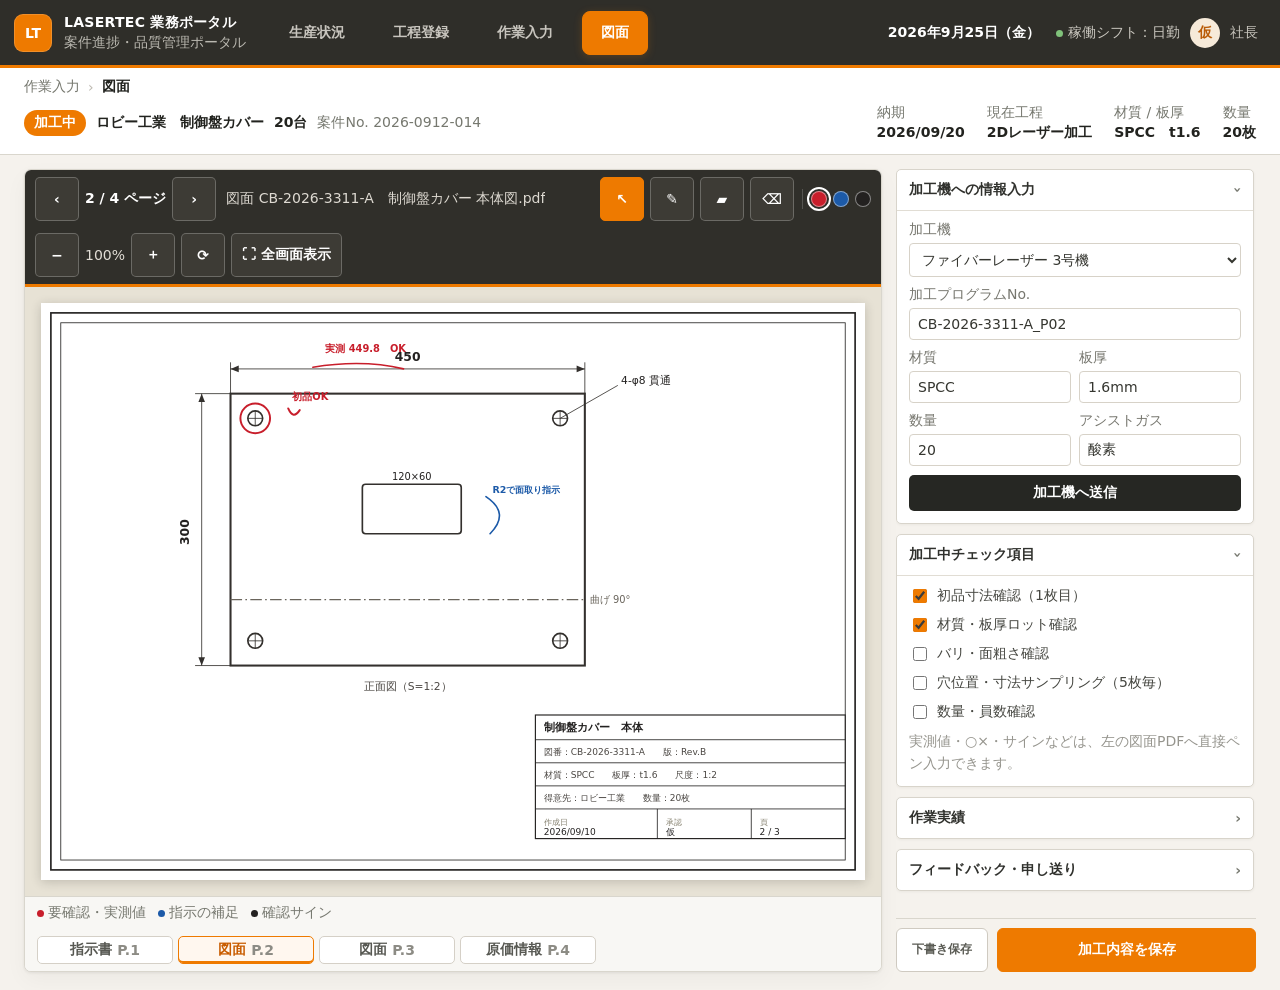
<file: process.html>
<!DOCTYPE html>

<html lang="ja">
<head>
<meta charset="utf-8"/>
<meta content="width=device-width, initial-scale=1.0" name="viewport"/>
<title>LASERTEC 業務ポータル - 図面</title>
<link href="styles.css" rel="stylesheet"/>
<link href="process.css" rel="stylesheet"/>
</head>
<body class="process-body">
<!-- 共通ヘッダー：index.htmlと同じ仕様 -->
<header class="topbar">
<div class="topbar-left">
<div class="brand">
<div class="brand-mark">LT</div>
<div>
<div class="brand-name">LASERTEC 業務ポータル</div>
<div class="brand-sub">案件進捗・品質管理ポータル</div>
</div>
</div>
<nav aria-label="メインナビゲーション" class="global-nav">
<button class="nav-btn" data-href="index.html" type="button">生産状況</button>
<button class="nav-btn" data-href="cad-setup.html" type="button">工程登録</button>
<button class="nav-btn" data-href="projects.html" type="button">作業入力</button>
<button class="nav-btn active" data-href="process.html" type="button">図面</button>
</nav>
</div>
<div class="user-area">
<div class="date" id="todayLabel">2026年9月25日（金）</div>
<div class="user"><span class="status-dot"></span>稼働シフト：日勤</div>
<div class="avatar">仮</div>
<div class="role">社長</div>
</div>
</header>
<div class="page-context">
<div class="breadcrumb-row">
<button class="crumb-link" data-href="projects.html" type="button">作業入力</button>
<span class="crumb-sep">›</span>
<span class="crumb-current">図面</span>
</div>
<div class="case-meta-bar">
<div class="case-meta-main">
<span class="stage-badge">加工中</span>
<h1>ロビー工業　制御盤カバー</h1>
<strong class="case-qty">20台</strong>
<span class="case-no">案件No. 2026-0912-014</span>
</div>
<div class="case-meta-sub">
<div class="meta-item"><span>納期</span><strong>2026/09/20</strong></div>
<div class="meta-item"><span>現在工程</span><strong>2Dレーザー加工</strong></div>
<div class="meta-item"><span>材質 / 板厚</span><strong>SPCC　t1.6</strong></div>
<div class="meta-item"><span>数量</span><strong>20枚</strong></div>
</div>
</div>
</div>
<main class="process-main" id="processMain">
<section aria-label="加工指示書・図面PDFビューア" class="drawing-panel">
<div class="drawing-toolbar">
<div class="tool-group doc-nav">
<button aria-label="前のページ" class="tool-btn square" id="prevPage" type="button">‹</button>
<span class="doc-page"><b id="pageNow">2</b> / 4 ページ</span>
<button aria-label="次のページ" class="tool-btn square" id="nextPage" type="button">›</button>
<span class="doc-name" id="docName">図面 CB-2026-3311-A　制御盤カバー 本体図.pdf</span>
</div>
<div aria-label="図面追記ツール" class="tool-group pen-tools">
<button class="pen-btn active" data-tool="cursor" title="選択・移動" type="button">↖</button>
<button class="pen-btn" data-tool="pen" title="ペン" type="button">✎</button>
<button class="pen-btn" data-tool="marker" title="マーカー" type="button">▰</button>
<button class="pen-btn" data-tool="eraser" title="消しゴム" type="button">⌫</button>
<span class="tool-sep"></span>
<button class="color-btn red active" data-color="#c81e2b" title="赤：要確認・実測値" type="button"></button>
<button class="color-btn blue" data-color="#1c5aa8" title="青：指示の補足" type="button"></button>
<button class="color-btn black" data-color="#232120" title="黒：確認サイン" type="button"></button>
</div>
<div class="tool-group view-tools">
<button aria-label="縮小" class="tool-btn square" id="zoomOut" type="button">−</button>
<span class="zoom-value" id="zoomLabel">100%</span>
<button aria-label="拡大" class="tool-btn square" id="zoomIn" type="button">＋</button>
<button aria-label="表示をリセット" class="tool-btn square" id="resetZoom" type="button">⟳</button>
<button class="tool-btn expand" id="fullscreenBtn" type="button">⛶ 全画面表示</button>
</div>
</div>
<div class="drawing-canvas-wrap" id="drawingScrollArea">
<div class="drawing-canvas" id="drawingCanvas">
<svg aria-label="図面PDFモック" class="drawing-svg" viewbox="0 0 1000 700" xmlns="http://www.w3.org/2000/svg">
<rect fill="#fff" height="676" stroke="#232120" stroke-width="2" width="976" x="12" y="12"></rect>
<rect fill="none" height="652" stroke="#232120" stroke-width="1" width="952" x="24" y="24"></rect>
<rect fill="none" height="330" stroke="#33302d" stroke-width="2.5" width="430" x="230" y="110"></rect>
<circle cx="260" cy="140" fill="none" r="9" stroke="#33302d" stroke-width="2"></circle>
<circle cx="630" cy="140" fill="none" r="9" stroke="#33302d" stroke-width="2"></circle>
<circle cx="260" cy="410" fill="none" r="9" stroke="#33302d" stroke-width="2"></circle>
<circle cx="630" cy="410" fill="none" r="9" stroke="#33302d" stroke-width="2"></circle>
<path d="M251 140h18M260 131v18M621 140h18M630 131v18M251 410h18M260 401v18M621 410h18M630 401v18" stroke="#33302d" stroke-width="1"></path>
<rect fill="none" height="60" rx="4" stroke="#33302d" stroke-width="2" width="120" x="390" y="220"></rect>
<line stroke="#6a655c" stroke-dasharray="14 4 2 4" stroke-width="1.3" x1="230" x2="660" y1="360" y2="360"></line>
<text fill="#6a655c" font-size="12" x="666" y="364">曲げ 90°</text>
<line stroke="#33302d" x1="230" x2="660" y1="80" y2="80"></line>
<line stroke="#33302d" x1="230" x2="230" y1="72" y2="110"></line>
<line stroke="#33302d" x1="660" x2="660" y1="72" y2="110"></line>
<polygon fill="#33302d" points="230,80 240,76 240,84"></polygon><polygon fill="#33302d" points="660,80 650,76 650,84"></polygon>
<text fill="#232120" font-size="15" font-weight="700" text-anchor="middle" x="445" y="70">450</text>
<line stroke="#33302d" x1="195" x2="195" y1="110" y2="440"></line>
<line stroke="#33302d" x1="187" x2="230" y1="110" y2="110"></line>
<line stroke="#33302d" x1="187" x2="230" y1="440" y2="440"></line>
<polygon fill="#33302d" points="195,110 191,120 199,120"></polygon><polygon fill="#33302d" points="195,440 191,430 199,430"></polygon>
<text fill="#232120" font-size="15" font-weight="700" text-anchor="middle" transform="rotate(-90 180 278)" x="180" y="278">300</text>
<line stroke="#33302d" x1="630" x2="700" y1="140" y2="100"></line>
<text fill="#232120" font-size="13" x="704" y="98">4-φ8 貫通</text>
<text fill="#232120" font-size="12" text-anchor="middle" x="450" y="215">120×60</text>
<text fill="#4a4642" font-size="13" text-anchor="middle" x="445" y="470">正面図（S=1:2）</text>
<g class="sample-annotation">
<circle cx="260" cy="140" fill="none" r="18" stroke="#c81e2b" stroke-width="2.4"></circle>
<path d="M300 128q6 14 14 2" fill="none" stroke="#c81e2b" stroke-linecap="round" stroke-width="2.4"></path>
<text fill="#c81e2b" font-size="12" font-weight="700" x="305" y="118">初品OK</text>
<path d="M330 78q60 -10 110 2" fill="none" stroke="#c81e2b" stroke-linecap="round" stroke-width="2"></path>
<text fill="#c81e2b" font-size="12" font-weight="700" x="345" y="60">実測 449.8　OK</text>
<path d="M540 235q30 20 5 45" fill="none" stroke="#1c5aa8" stroke-linecap="round" stroke-width="2"></path>
<text fill="#1c5aa8" font-size="11.5" font-weight="700" x="548" y="230">R2で面取り指示</text>
</g>
<g transform="translate(600,500)">
<rect fill="#fff" height="150" stroke="#232120" stroke-width="1.4" width="376" x="0" y="0"></rect>
<line stroke="#232120" x1="0" x2="376" y1="30" y2="30"></line><line stroke="#232120" x1="0" x2="376" y1="58" y2="58"></line><line stroke="#232120" x1="0" x2="376" y1="86" y2="86"></line><line stroke="#232120" x1="0" x2="376" y1="114" y2="114"></line>
<line stroke="#232120" x1="148" x2="148" y1="114" y2="150"></line><line stroke="#232120" x1="262" x2="262" y1="114" y2="150"></line>
<text fill="#232120" font-size="13" font-weight="700" x="10" y="20">制御盤カバー　本体</text>
<text fill="#4a4642" font-size="11" x="10" y="48">図番：CB-2026-3311-A　　版：Rev.B</text>
<text fill="#4a4642" font-size="11" x="10" y="76">材質：SPCC　　板厚：t1.6　　尺度：1:2</text>
<text fill="#4a4642" font-size="11" x="10" y="104">得意先：ロビー工業　　数量：20枚</text>
<text fill="#85806f" font-size="10" x="10" y="134">作成日</text><text fill="#232120" font-size="11" x="10" y="146">2026/09/10</text>
<text fill="#85806f" font-size="10" x="158" y="134">承認</text><text fill="#232120" font-size="11" x="158" y="146">仮</text>
<text fill="#85806f" font-size="10" x="272" y="134">頁</text><text fill="#232120" font-size="11" x="272" y="146">2 / 3</text>
</g>
</svg>
<canvas aria-label="図面への手書き追記" height="700" id="annotationCanvas" width="1000"></canvas>
</div>
</div>
<div class="drawing-footer">
<div class="pen-legend">
<span><i class="legend-swatch red"></i>要確認・実測値</span>
<span><i class="legend-swatch blue"></i>指示の補足</span>
<span><i class="legend-swatch black"></i>確認サイン</span>
</div>
<div class="drawing-thumbnails" id="pageTabs">
<button class="thumb" data-name="加工指示書 CB-2026-3311-A.pdf" data-page="1" type="button">指示書<span>P.1</span></button>
<button class="thumb active" data-name="図面 CB-2026-3311-A　制御盤カバー 本体図.pdf" data-page="2" type="button">図面<span>P.2</span></button>
<button class="thumb" data-name="図面 CB-2026-3311-A　曲げ詳細.pdf" data-page="3" type="button">図面<span>P.3</span></button>
<button class="thumb" data-name="原価情報 CB-2026-3311-A.pdf" data-page="4" type="button">原価情報<span>P.4</span></button>
</div>
</div>
</section>
<aside aria-label="加工記録入力" class="side-panel">
<div class="side-panel-inner">
<details class="side-section" open="">
<summary>加工機への情報入力</summary>
<div class="side-section-body">
<label class="field-row">加工機
              <select>
<option>ファイバーレーザー 3号機</option>
<option>ファイバーレーザー 1号機</option>
<option>ファイバーレーザー 2号機</option>
</select>
</label>
<label class="field-row">加工プログラムNo.
              <input type="text" value="CB-2026-3311-A_P02"/>
</label>
<div class="field-grid">
<label>材質<input type="text" value="SPCC"/></label>
<label>板厚<input type="text" value="1.6mm"/></label>
<label>数量<input type="number" value="20"/></label>
<label>アシストガス<input type="text" value="酸素"/></label>
</div>
<button class="btn-machine" id="machineSend" type="button">加工機へ送信</button>
</div>
</details>
<details class="side-section" open="">
<summary>加工中チェック項目</summary>
<div class="side-section-body">
<label class="check-row"><input checked="" type="checkbox"/> 初品寸法確認（1枚目）</label>
<label class="check-row"><input checked="" type="checkbox"/> 材質・板厚ロット確認</label>
<label class="check-row"><input type="checkbox"/> バリ・面粗さ確認</label>
<label class="check-row"><input type="checkbox"/> 穴位置・寸法サンプリング（5枚毎）</label>
<label class="check-row"><input type="checkbox"/> 数量・員数確認</label>
<p class="side-hint">実測値・○×・サインなどは、左の図面PDFへ直接ペン入力できます。</p>
</div>
</details>
<details class="side-section">
<summary>作業実績</summary>
<div class="side-section-body">
<p class="side-hint" style="margin-top:0;">開始・終了時刻は案件一覧で「開始」「終了」をタップした時刻を自動記録します。この画面では時刻を手入力しません。</p>
<div class="field-grid">
<label>開始時刻<input readonly="" type="text" value="09:20（自動記録）"/></label>
<label>終了時刻<input readonly="" type="text" value="—（作業中）"/></label>
<label>良品数<input type="number" value="19"/></label>
<label>不良数<input type="number" value="1"/></label>
</div>
<div class="calculated-row"><span>加工時間</span><strong>案件一覧から自動集計</strong></div>
<label class="field-row">作業実績メモ
              <textarea placeholder="段取り替え、停止理由、再加工など" rows="2"></textarea>
</label>
</div>
</details>
<details class="side-section">
<summary>フィードバック・申し送り</summary>
<div class="side-section-body">
<label class="field-row">加工指示へのフィードバック
              <textarea placeholder="図面・加工指示についての気づき" rows="3">切欠き部のR指示が図面に無かったため、R2で追記して加工しました。次回図面反映をお願いします。</textarea>
</label>
<label class="field-row">後工程への申し送り
              <textarea placeholder="曲げ・溶接・検査へ伝える内容" rows="3">四隅の取付穴は初品でOK確認済み。中央切欠きのR2面取りはバリ残りなし。</textarea>
</label>
</div>
</details>
</div>
<div class="side-actions">
<button class="btn-draft" id="draftSave" type="button">下書き保存</button>
<button class="btn-complete" id="completeWork" type="button">加工内容を保存</button>
</div>
</aside>
</main>
<div aria-live="polite" class="toast process-toast" id="processToast" role="status"></div>
<script>
    const canvas = document.getElementById('annotationCanvas');
    const ctx = canvas.getContext('2d');
    const drawingCanvas = document.getElementById('drawingCanvas');
    const zoomLabel = document.getElementById('zoomLabel');
    const toast = document.getElementById('processToast');
    let tool = 'cursor';
    let penColor = '#c81e2b';
    let drawing = false;
    let zoom = 1;

    function notify(message){
      toast.textContent = message;
      toast.classList.add('show');
      clearTimeout(notify.timer);
      notify.timer = setTimeout(() => toast.classList.remove('show'), 2200);
    }


    document.querySelectorAll('.crumb-link[data-href]').forEach(btn => btn.addEventListener('click', () => { location.href = btn.dataset.href; }));
    document.querySelectorAll('.nav-btn[data-href]').forEach(btn => btn.addEventListener('click', () => {
      location.href = btn.dataset.href;
    }));

    document.querySelectorAll('[data-go]').forEach(btn => btn.addEventListener('click', () => {
      location.href = `index.html#${btn.dataset.go}`;
    }));

    function applyZoom(next){
      zoom = Math.max(.7, Math.min(1.6, next));
      drawingCanvas.style.setProperty('--drawing-zoom', zoom);
      zoomLabel.textContent = `${Math.round(zoom * 100)}%`;
    }
    document.getElementById('zoomIn').addEventListener('click', () => applyZoom(zoom + .1));
    document.getElementById('zoomOut').addEventListener('click', () => applyZoom(zoom - .1));
    document.getElementById('resetZoom').addEventListener('click', () => applyZoom(1));

    document.getElementById('fullscreenBtn').addEventListener('click', e => {
      document.body.classList.toggle('drawing-fullscreen');
      const full = document.body.classList.contains('drawing-fullscreen');
      e.currentTarget.textContent = full ? '⤢ 通常表示に戻る' : '⛶ 全画面表示';
    });

    document.querySelectorAll('.pen-btn').forEach(btn => btn.addEventListener('click', () => {
      document.querySelectorAll('.pen-btn').forEach(b => b.classList.remove('active'));
      btn.classList.add('active');
      tool = btn.dataset.tool;
      canvas.style.cursor = tool === 'cursor' ? 'default' : 'crosshair';
    }));
    document.querySelectorAll('.color-btn').forEach(btn => btn.addEventListener('click', () => {
      document.querySelectorAll('.color-btn').forEach(b => b.classList.remove('active'));
      btn.classList.add('active');
      penColor = btn.dataset.color;
    }));

    function canvasPoint(e){
      const r = canvas.getBoundingClientRect();
      return { x:(e.clientX-r.left)*(canvas.width/r.width), y:(e.clientY-r.top)*(canvas.height/r.height) };
    }
    canvas.addEventListener('pointerdown', e => {
      if(tool === 'cursor') return;
      drawing = true;
      canvas.setPointerCapture(e.pointerId);
      const p = canvasPoint(e);
      ctx.beginPath();
      ctx.moveTo(p.x,p.y);
    });
    canvas.addEventListener('pointermove', e => {
      if(!drawing) return;
      const p = canvasPoint(e);
      ctx.lineCap = 'round'; ctx.lineJoin = 'round';
      if(tool === 'eraser'){
        ctx.globalCompositeOperation = 'destination-out';
        ctx.lineWidth = 24;
      }else{
        ctx.globalCompositeOperation = 'source-over';
        ctx.strokeStyle = tool === 'marker' ? `${penColor}66` : penColor;
        ctx.lineWidth = tool === 'marker' ? 20 : 3;
      }
      ctx.lineTo(p.x,p.y); ctx.stroke();
    });
    ['pointerup','pointercancel','pointerleave'].forEach(type => canvas.addEventListener(type, () => {
      drawing = false; ctx.closePath();
    }));

    const pageButtons = [...document.querySelectorAll('.thumb')];
    function selectPage(btn){
      pageButtons.forEach(b => b.classList.remove('active'));
      btn.classList.add('active');
      document.getElementById('pageNow').textContent = btn.dataset.page;
      document.getElementById('docName').textContent = btn.dataset.name;
      notify(btn.dataset.page === '1' ? '加工指示書を表示しました。' : btn.dataset.page === '4' ? '原価情報 P.4 を表示しました。' : `図面 P.${btn.dataset.page} を表示しました。`);
    }
    pageButtons.forEach(btn => btn.addEventListener('click', () => selectPage(btn)));
    document.getElementById('prevPage').addEventListener('click', () => {
      const i = pageButtons.findIndex(b => b.classList.contains('active'));
      selectPage(pageButtons[Math.max(0, i-1)]);
    });
    document.getElementById('nextPage').addEventListener('click', () => {
      const i = pageButtons.findIndex(b => b.classList.contains('active'));
      selectPage(pageButtons[Math.min(pageButtons.length-1, i+1)]);
    });

    document.getElementById('machineSend').addEventListener('click', () => notify('加工機へ入力情報を送信しました。'));
    document.getElementById('draftSave').addEventListener('click', () => notify('図面追記と入力内容を下書き保存しました。'));
    document.getElementById('completeWork').addEventListener('click', () => notify('図面追記・チェック・申し送り内容を保存しました。工程の終了は案件一覧から行います。'));

    applyZoom(1);
  </script>
</body>
</html>
</file>
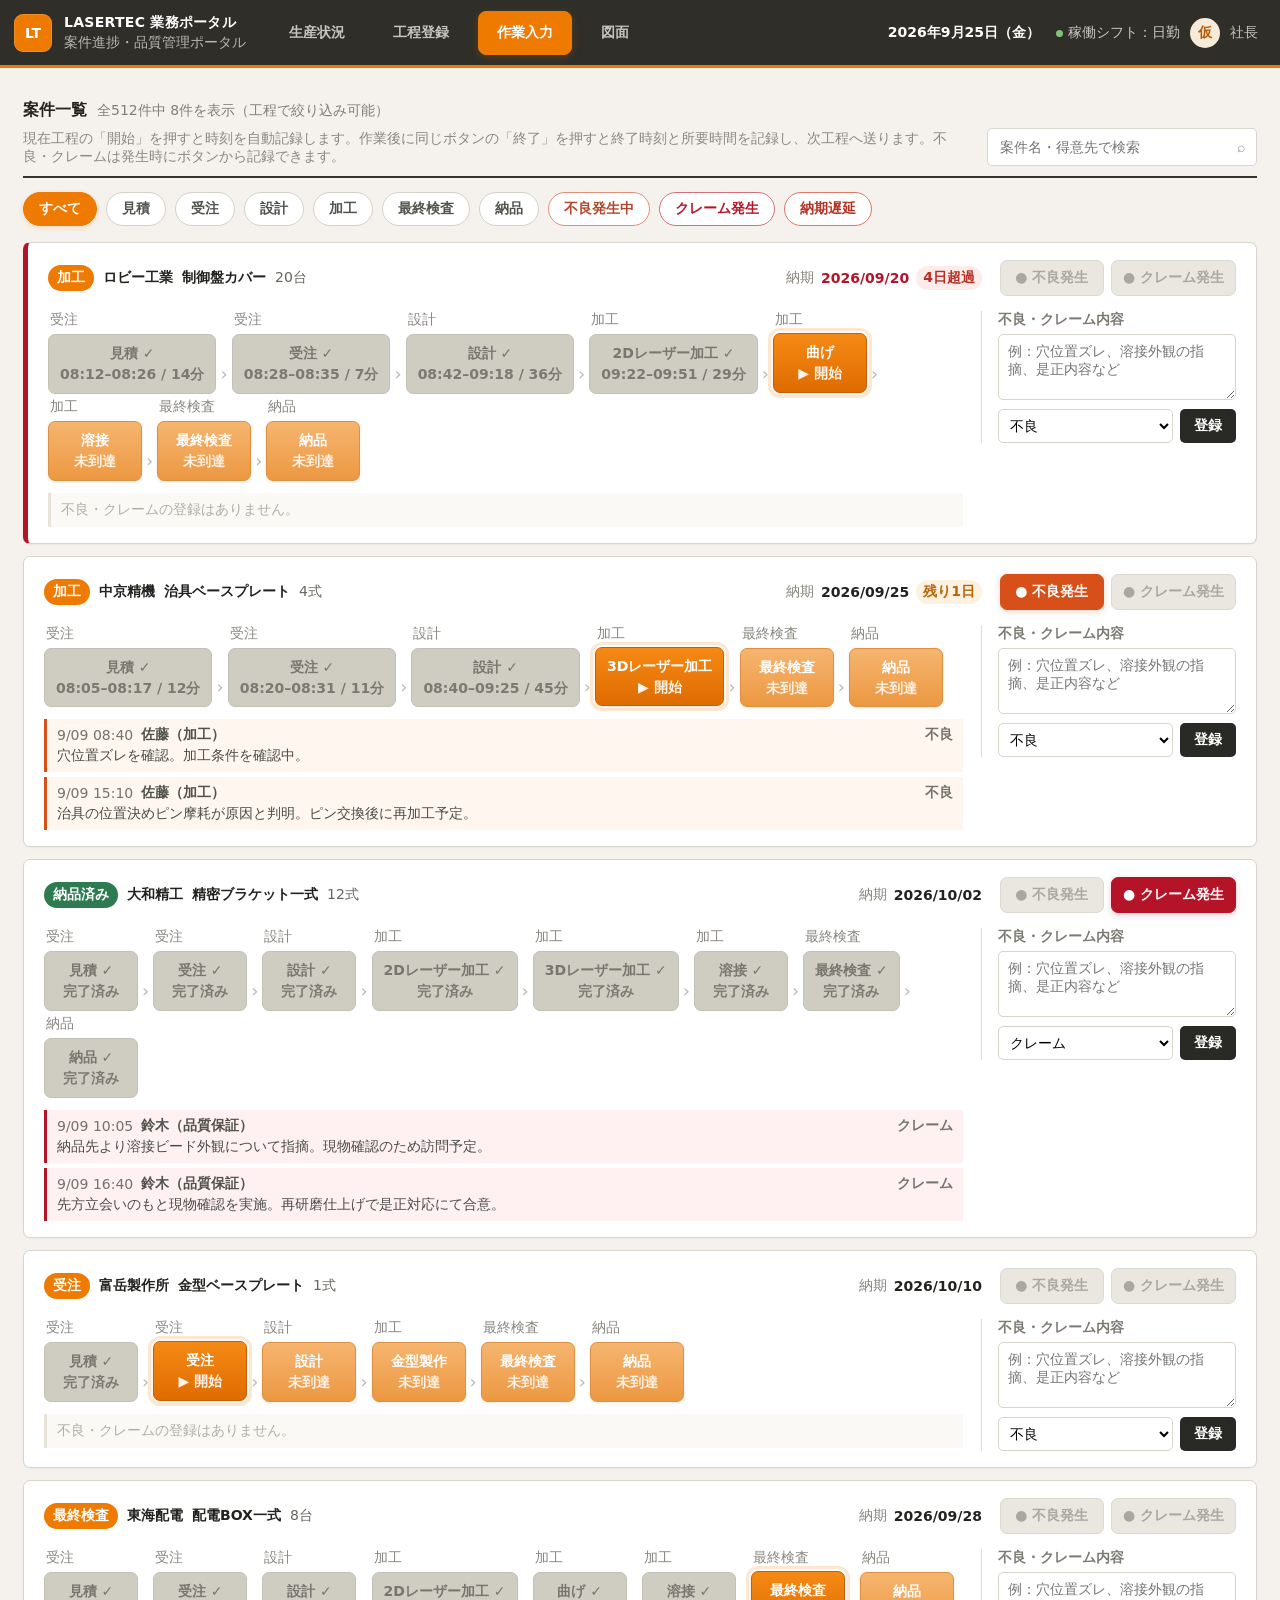
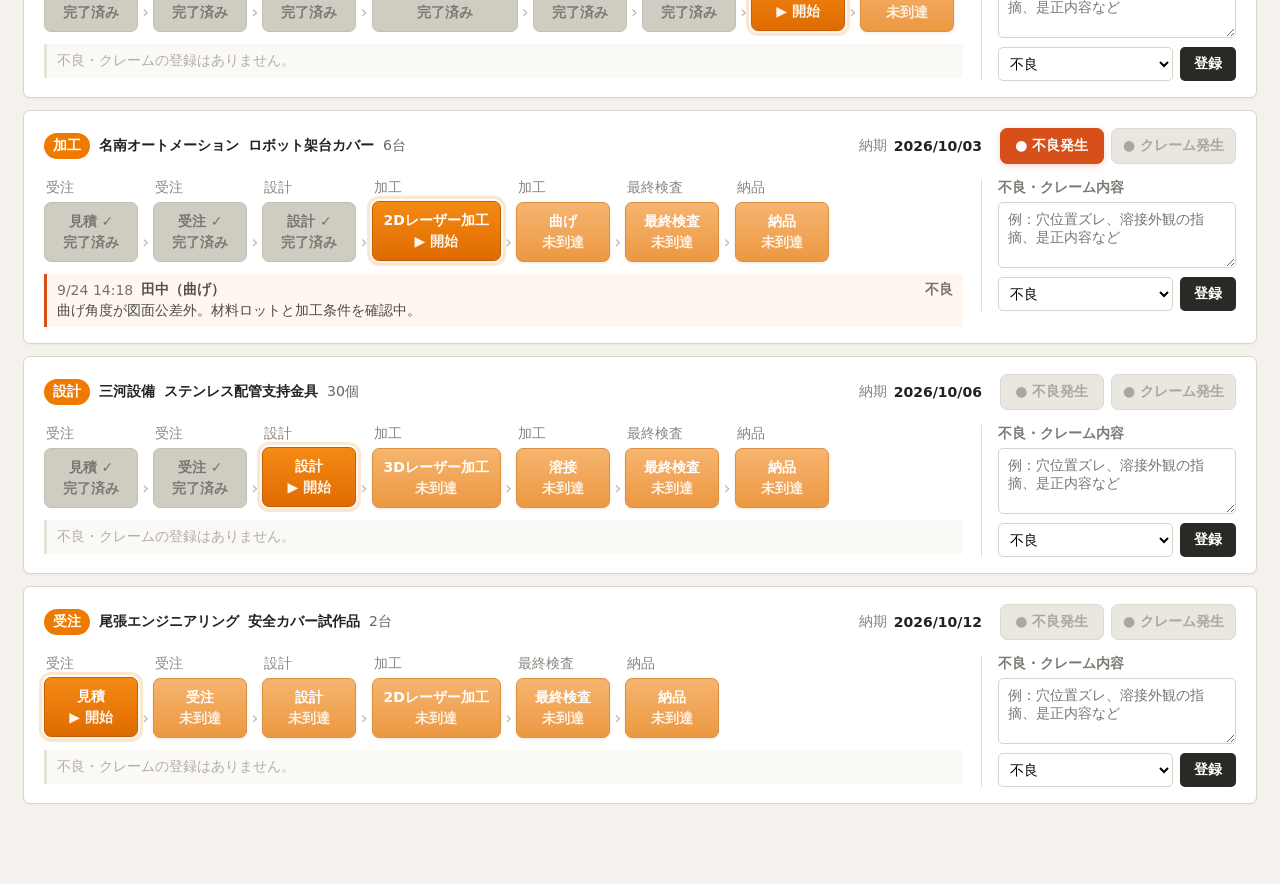
<file: projects.html>
<!DOCTYPE html>
<html lang="ja">
<head>
  <meta charset="UTF-8" />
  <meta name="viewport" content="width=device-width, initial-scale=1.0" />
  <title>LASERTEC 業務ポータル - 案件一覧</title>
  <link rel="stylesheet" href="styles.css" />
</head>
<body>
  <header class="topbar">
    <div class="topbar-left">
      <div class="brand">
        <div class="brand-mark">LT</div>
        <div>
          <div class="brand-name">LASERTEC 業務ポータル</div>
          <div class="brand-sub">案件進捗・品質管理ポータル</div>
        </div>
      </div>
      <nav class="global-nav" aria-label="メインナビゲーション">
        <button class="nav-btn" type="button" data-href="index.html">生産状況</button>
        <button class="nav-btn" type="button" data-href="cad-setup.html">工程登録</button>
        <button class="nav-btn active" type="button" data-href="projects.html">作業入力</button>
        <button class="nav-btn" type="button" data-href="process.html">図面</button>
      </nav>
    </div>
    <div class="user-area">
      <div class="date" id="todayLabel">2026年9月25日（金）</div>
      <div class="user"><span class="status-dot"></span>稼働シフト：日勤</div>
      <div class="avatar">仮</div>
      <div class="role">社長</div>
    </div>
  </header>
  <main>
<section class="section-wrap project-section" id="project-list">
<div class="section-heading-row">
<div>
<div class="heading-line">
<h2>案件一覧</h2>
<span class="small-note">全512件中 <span id="visibleCount">8</span>件を表示（工程で絞り込み可能）</span>
</div>
<p class="operation-help">現在工程の「開始」を押すと時刻を自動記録します。作業後に同じボタンの「終了」を押すと終了時刻と所要時間を記録し、次工程へ送ります。不良・クレームは発生時にボタンから記録できます。</p>
</div>
<div class="search-box">
<input aria-label="案件名・得意先で検索" id="projectSearch" placeholder="案件名・得意先で検索" type="search"/>
<span>⌕</span>
</div>
</div>
<div class="filter-row" id="filterRow">
<button class="filter-btn active" data-filter="all">すべて</button>
<button class="filter-btn" data-filter="見積">見積</button>
<button class="filter-btn" data-filter="受注">受注</button>
<button class="filter-btn" data-filter="設計">設計</button>
<button class="filter-btn" data-filter="加工">加工</button>
<button class="filter-btn" data-filter="最終検査">最終検査</button>
<button class="filter-btn" data-filter="納品">納品</button>
<button class="filter-btn danger-outline" data-filter="不良">不良発生中</button>
<button class="filter-btn claim-outline" data-filter="クレーム">クレーム発生</button>
<button class="filter-btn late-outline" data-filter="遅延">納期遅延</button>
</div>
<div class="project-list" id="projectList"></div>
</section>
  </main>
  <div class="toast" id="toast" role="status" aria-live="polite"></div>
  <script>

    const today = new Date('2026-09-25T10:00:00');

    const monthlyOrders = [
      ['10月', 278], ['11月', 314], ['12月', 266], ['1月', 382], ['2月', 341], ['3月', 305],
      ['4月', 401], ['5月', 365], ['6月', 418], ['7月', 446], ['8月', 400], ['9月', 432]
    ];
    const yearlyOrders = [['2022年度', 2842], ['2023年度', 3361], ['2024年度', 3124], ['2025年度', 4208], ['2026年度', 3742]];
    const qualityTrend = [
      ['3月', 5, 1], ['4月', 4, 1], ['5月', 7, 3], ['6月', 5, 1], ['7月', 3, 1], ['8月', 6, 2], ['9月', 4, 2]
    ];

    const timeLogs = [
      {projectId:1, process:'見積', worker:'仮', start:'2026-09-25T08:12:00', end:'2026-09-25T08:26:00'},
      {projectId:1, process:'受注', worker:'仮', start:'2026-09-25T08:28:00', end:'2026-09-25T08:35:00'},
      {projectId:1, process:'設計', worker:'山田', start:'2026-09-25T08:42:00', end:'2026-09-25T09:18:00'},
      {projectId:1, process:'2Dレーザー加工', worker:'佐藤', start:'2026-09-25T09:22:00', end:'2026-09-25T09:51:00'},
      {projectId:2, process:'見積', worker:'仮', start:'2026-09-25T08:05:00', end:'2026-09-25T08:17:00'},
      {projectId:2, process:'受注', worker:'仮', start:'2026-09-25T08:20:00', end:'2026-09-25T08:31:00'},
      {projectId:2, process:'設計', worker:'山田', start:'2026-09-25T08:40:00', end:'2026-09-25T09:25:00'},
      {projectId:5, process:'溶接', worker:'鈴木', start:'2026-09-25T09:35:00', end:null}
    ];

    const projects = [
      {
        id: 1,
        customer: 'ロビー工業',
        name: '制御盤カバー',
        qty: '20台',
        due: '2026/09/20',
        route: ['見積', '受注', '設計', '2Dレーザー加工', '曲げ', '溶接', '最終検査', '納品'],
        completed: 4,
        defect: false,
        claim: false,
        comments: [],
        late: true
      },
      {
        id: 2,
        customer: '中京精機',
        name: '治具ベースプレート',
        qty: '4式',
        due: '2026/09/25',
        route: ['見積', '受注', '設計', '3Dレーザー加工', '最終検査', '納品'],
        completed: 3,
        defect: true,
        claim: false,
        comments: [
          {type:'不良', time:'9/09 08:40', author:'佐藤（加工）', text:'穴位置ズレを確認。加工条件を確認中。'},
          {type:'不良', time:'9/09 15:10', author:'佐藤（加工）', text:'治具の位置決めピン摩耗が原因と判明。ピン交換後に再加工予定。'}
        ]
      },
      {
        id: 3,
        customer: '大和精工',
        name: '精密ブラケット一式',
        qty: '12式',
        due: '2026/10/02',
        route: ['見積', '受注', '設計', '2Dレーザー加工', '3Dレーザー加工', '溶接', '最終検査', '納品'],
        completed: 8,
        defect: false,
        claim: true,
        comments: [
          {type:'クレーム', time:'9/09 10:05', author:'鈴木（品質保証）', text:'納品先より溶接ビード外観について指摘。現物確認のため訪問予定。'},
          {type:'クレーム', time:'9/09 16:40', author:'鈴木（品質保証）', text:'先方立会いのもと現物確認を実施。再研磨仕上げで是正対応にて合意。'}
        ]
      },
      {
        id: 4,
        customer: '富岳製作所',
        name: '金型ベースプレート',
        qty: '1式',
        due: '2026/10/10',
        route: ['見積', '受注', '設計', '金型製作', '最終検査', '納品'],
        completed: 1,
        defect: false,
        claim: false,
        comments: []
      },
      {
        id: 5,
        customer: '東海配電',
        name: '配電BOX一式',
        qty: '8台',
        due: '2026/09/28',
        route: ['見積', '受注', '設計', '2Dレーザー加工', '曲げ', '溶接', '最終検査', '納品'],
        completed: 6,
        defect: false,
        claim: false,
        comments: []
      },
      {
        id: 6,
        customer: '名南オートメーション',
        name: 'ロボット架台カバー',
        qty: '6台',
        due: '2026/10/03',
        route: ['見積', '受注', '設計', '2Dレーザー加工', '曲げ', '最終検査', '納品'],
        completed: 3,
        defect: true,
        claim: false,
        comments: [
          {type:'不良', time:'9/24 14:18', author:'田中（曲げ）', text:'曲げ角度が図面公差外。材料ロットと加工条件を確認中。'}
        ]
      },
      {
        id: 7,
        customer: '三河設備',
        name: 'ステンレス配管支持金具',
        qty: '30個',
        due: '2026/10/06',
        route: ['見積', '受注', '設計', '3Dレーザー加工', '溶接', '最終検査', '納品'],
        completed: 2,
        defect: false,
        claim: false,
        comments: []
      },
      {
        id: 8,
        customer: '尾張エンジニアリング',
        name: '安全カバー試作品',
        qty: '2台',
        due: '2026/10/12',
        route: ['見積', '受注', '設計', '2Dレーザー加工', '最終検査', '納品'],
        completed: 0,
        defect: false,
        claim: false,
        comments: []
      }
    ];

    let currentFilter = 'all';
    let searchText = '';

    function formatDate(date){
      return `${date.getFullYear()}年${date.getMonth()+1}月${date.getDate()}日（${['日','月','火','水','木','金','土'][date.getDay()]}）`;
    }

    function dueState(project){
      const due = new Date(project.due.replaceAll('/','-') + 'T23:59:59');
      const diff = Math.ceil((due - today) / 86400000);
      if (diff < 0 && project.completed < project.route.length) return {label:`${Math.abs(diff)}日超過`, cls:'overdue'};
      if (diff <= 3 && project.completed < project.route.length) return {label:`残り${Math.max(diff,0)}日`, cls:'soon'};
      return {label:'', cls:''};
    }

    function majorStage(step){
      if (['見積','受注'].includes(step)) return '受注';
      if (step === '設計') return '設計';
      if (['2Dレーザー加工','3Dレーザー加工','金型製作','曲げ','溶接'].includes(step)) return '加工';
      if (step === '最終検査') return '最終検査';
      if (step === '納品') return '納品';
      return step;
    }

    function currentStep(project){
      if (project.completed >= project.route.length) return '納品';
      return project.route[project.completed];
    }

    function renderSimpleBarChart(targetId, rows, {currentIndex = rows.length - 1, suffix = '', yearly = false} = {}){
      const target = document.getElementById(targetId);
      if (!target) return;
      const max = Math.max(...rows.map(r => r[1]));
      target.innerHTML = rows.map((row, index) => {
        const h = Math.max(12, Math.round(row[1] / max * 100));
        return `<div class="bar-col ${yearly ? 'year-col' : ''}">
          <span class="bar-value">${row[1].toLocaleString()}${suffix}</span>
          <div class="bar ${index === currentIndex ? 'current' : ''}" style="height:${h}%"></div>
          <span class="bar-label">${row[0]}</span>
        </div>`;
      }).join('');
    }

    function renderQualityChart(){
      const target = document.getElementById('qualityTrendChart');
      if (!target) return;
      const max = Math.max(...qualityTrend.flatMap(r => [r[1], r[2]]));
      target.innerHTML = qualityTrend.map((row, index) => {
        const defectH = Math.max(8, row[1] / max * 100);
        const claimH = Math.max(8, row[2] / max * 100);
        return `<div class="dual-col ${index === qualityTrend.length - 1 ? 'current' : ''}">
          <div class="dual-bars">
            <div class="quality-bar defect" style="height:${defectH}%" title="不良 ${row[1]}件"></div>
            <div class="quality-bar claim" style="height:${claimH}%" title="クレーム ${row[2]}件"></div>
          </div>
          <span>${row[0]}</span>
        </div>`;
      }).join('');
    }

    function incidentRows(){
      const rows = [];
      projects.forEach(p => {
        if (p.defect){
          const latest = [...p.comments].reverse().find(c => c.type === '不良');
          rows.push({type:'不良', name:`${p.customer}　${p.name}`, date:latest?.time?.split(' ')[0] || '9/25', text: latest?.text || '不良内容を確認中', status:'是正対応中'});
        }
        if (p.claim){
          const latest = [...p.comments].reverse().find(c => c.type === 'クレーム');
          rows.push({type:'クレーム', name:`${p.customer}　${p.name}`, date:latest?.time?.split(' ')[0] || '9/25', text: latest?.text || '先方確認中', status:'先方確認中'});
        }
      });
      return rows;
    }

    function renderIncidents(){
      const rows = incidentRows();
      const label = document.getElementById('incidentCountLabel');
      const body = document.getElementById('incidentTableBody');
      if (!label || !body) return;
      label.textContent = `全${rows.length}件中 上位${Math.min(rows.length,3)}件を表示`;
      body.innerHTML = rows.slice(0,3).map(r => `
        <tr>
          <td><span class="incident-pill ${r.type === 'クレーム' ? 'claim' : 'defect'}">${r.type}</span></td>
          <td>${r.name}</td>
          <td>${r.date}</td>
          <td class="incident-text">${r.text}</td>
          <td><span class="status-pill">${r.status}</span></td>
        </tr>`).join('');
    }

    function timeText(iso){
      if (!iso) return '—';
      const d = new Date(iso);
      return `${String(d.getHours()).padStart(2,'0')}:${String(d.getMinutes()).padStart(2,'0')}`;
    }

    function durationMinutes(log){
      if (!log?.start || !log?.end) return null;
      return Math.max(0, Math.round((new Date(log.end) - new Date(log.start)) / 60000));
    }

    function stageLog(projectId, step){
      return [...timeLogs].reverse().find(log => log.projectId === projectId && log.process === step);
    }

    function activeStageLog(project){
      const step = currentStep(project);
      return [...timeLogs].reverse().find(log => log.projectId === project.id && log.process === step && !log.end);
    }

    function stageButton(project, step, idx){
      const log = stageLog(project.id, step);
      if (idx < project.completed){
        const detail = log?.end ? `${timeText(log.start)}–${timeText(log.end)} / ${durationMinutes(log)}分` : '完了済み';
        return `<button class="stage-btn completed" disabled><span>${step} ✓</span><small>${detail}</small></button>`;
      }
      if (idx === project.completed && project.completed < project.route.length){
        const active = activeStageLog(project);
        if (active){
          return `<button class="stage-btn current running-stage" data-project="${project.id}" data-stage-index="${idx}" data-time-action="end" title="クリックで終了時刻を自動記録し、次工程へ送る"><span>${step}</span><small>■ 終了　開始 ${timeText(active.start)}</small></button>`;
        }
        return `<button class="stage-btn current start-stage" data-project="${project.id}" data-stage-index="${idx}" data-time-action="start" title="クリックで開始時刻を自動記録"><span>${step}</span><small>▶ 開始</small></button>`;
      }
      return `<button class="stage-btn waiting" disabled><span>${step}</span><small>未到達</small></button>`;
    }

    function stageGroups(project){
      return project.route.map((step, idx) => {
        return `<div class="stage-node">
          <span class="stage-major">${majorStage(step)}</span>
          ${stageButton(project, step, idx)}
        </div>${idx < project.route.length - 1 ? '<span class="stage-arrow">›</span>' : ''}`;
      }).join('');
    }

    function commentMarkup(project){
      if (!project.comments.length) return `<div class="comment-empty">不良・クレームの登録はありません。</div>`;
      return project.comments.map(c => `<div class="comment-row ${c.type === 'クレーム' ? 'claim' : 'defect'}">
        <div class="comment-meta"><span>${c.time}</span><b>${c.author}</b><span class="comment-kind">${c.type}</span></div>
        <div class="comment-text">${c.text}</div>
      </div>`).join('');
    }

    function matchesFilter(project){
      if (searchText){
        const hay = `${project.customer} ${project.name} ${project.qty}`.toLowerCase();
        if (!hay.includes(searchText.toLowerCase())) return false;
      }
      if (currentFilter === 'all') return true;
      if (currentFilter === '不良') return project.defect;
      if (currentFilter === 'クレーム') return project.claim;
      if (currentFilter === '遅延') return dueState(project).cls === 'overdue';
      return majorStage(currentStep(project)) === currentFilter || currentStep(project) === currentFilter;
    }

    function renderProjects(){
      const target = document.getElementById('projectList');
      if (!target) return;
      const visible = projects.filter(matchesFilter);
      const count = document.getElementById('visibleCount');
      if (count) count.textContent = visible.length;
      if (!visible.length){
        target.innerHTML = `<div class="empty-state">条件に一致する案件がありません。</div>`;
        return;
      }
      target.innerHTML = visible.map(p => {
        const due = dueState(p);
        const statusText = p.completed >= p.route.length ? '納品済み' : majorStage(currentStep(p));
        return `<article class="project-card ${due.cls === 'overdue' ? 'late-project' : ''}" data-project-card="${p.id}">
          <div class="project-top-row">
            <div class="project-title-wrap">
              <span class="project-status ${p.completed >= p.route.length ? 'done' : ''}">${statusText}</span>
              <h3>${p.customer}</h3>
              <strong>${p.name}</strong>
              <span class="qty">${p.qty}</span>
            </div>
            <div class="due-wrap">
              <span class="due-label">納期</span>
              <strong class="${due.cls}">${p.due}</strong>
              ${due.label ? `<span class="due-badge ${due.cls}">${due.label}</span>` : ''}
            </div>
            <div class="quality-controls">
              <button class="quality-toggle defect ${p.defect ? 'on' : ''}" data-quality="defect" data-project="${p.id}">● 不良発生</button>
              <button class="quality-toggle claim ${p.claim ? 'on' : ''}" data-quality="claim" data-project="${p.id}">● クレーム発生</button>
            </div>
          </div>

          <div class="project-body-grid">
            <div class="stage-area">
              <div class="stage-flow">${stageGroups(p)}</div>
              <div class="comment-log">${commentMarkup(p)}</div>
            </div>
            <div class="quality-entry">
              <label for="comment-${p.id}">不良・クレーム内容</label>
              <textarea id="comment-${p.id}" rows="3" placeholder="例：穴位置ズレ、溶接外観の指摘、是正内容など"></textarea>
              <div class="entry-actions">
                <select id="comment-type-${p.id}" aria-label="登録種別">
                  <option value="不良" ${p.defect ? 'selected' : ''}>不良</option>
                  <option value="クレーム" ${p.claim ? 'selected' : ''}>クレーム</option>
                </select>
                <button class="add-comment-btn" data-add-comment="${p.id}">登録</button>
              </div>
            </div>
          </div>
        </article>`;
      }).join('');
      bindDynamicEvents();
    }

    function updateDashboardMetrics(){
      const defectCount = projects.filter(p => p.defect).length;
      const claimCount = projects.filter(p => p.claim).length;
      const lateCount = projects.filter(p => dueState(p).cls === 'overdue').length;
      const defectEl = document.getElementById('metricDefects');
      const claimEl = document.getElementById('metricClaims');
      const lateEl = document.getElementById('metricLate');
      if (defectEl) defectEl.textContent = defectCount;
      if (claimEl) claimEl.textContent = claimCount;
      if (lateEl) lateEl.textContent = lateCount;
    }

    function showToast(message, type='normal'){
      const toast = document.getElementById('toast');
      toast.textContent = message;
      toast.className = `toast show ${type}`;
      clearTimeout(showToast.timer);
      showToast.timer = setTimeout(() => toast.className = 'toast', 2800);
    }

    function recordStageStart(projectId, index){
      const p = projects.find(x => x.id === projectId);
      if (!p || index !== p.completed || p.completed >= p.route.length || activeStageLog(p)) return;
      const step = p.route[index];
      timeLogs.push({projectId:p.id, process:step, worker:'仮', start:new Date().toISOString(), end:null});
      showToast(`${step}を開始しました。開始時刻を自動記録しました。`, 'success');
      renderProjects();
      renderTimeSummary();
    }

    function recordStageEnd(projectId, index){
      const p = projects.find(x => x.id === projectId);
      if (!p || index !== p.completed || p.completed >= p.route.length) return;
      const step = p.route[index];
      const log = activeStageLog(p);
      if (!log) return;
      log.end = new Date().toISOString();
      p.completed += 1;
      const mins = durationMinutes(log);
      if (p.completed >= p.route.length){
        showToast(`${step}を終了（${mins}分）。案件を納品完了にしました。`, 'success');
      } else {
        showToast(`${step}を終了（${mins}分）。次工程「${p.route[p.completed]}」へ送りました。`, 'success');
      }
      renderProjects();
      renderIncidents();
      renderTimeSummary();
      updateDashboardMetrics();
    }

    function renderTimeSummary(){
      const filter = document.getElementById('timeProcessFilter')?.value || 'all';
      const rows = timeLogs.filter(log => filter === 'all' || log.process === filter);
      const done = rows.filter(log => log.end);
      const running = rows.filter(log => !log.end);
      const durations = done.map(durationMinutes).filter(v => v !== null);
      const avg = durations.length ? Math.round(durations.reduce((a,b)=>a+b,0) / durations.length) : 0;
      const longest = durations.length ? Math.max(...durations) : 0;
      const doneEl = document.getElementById('timeDoneCount');
      const runningEl = document.getElementById('timeRunningCount');
      const avgEl = document.getElementById('timeAverage');
      const longestEl = document.getElementById('timeLongest');
      const body = document.getElementById('timeLogBody');
      if (!body) return;
      if (doneEl) doneEl.innerHTML = `${done.length}<small>件</small>`;
      if (runningEl) runningEl.innerHTML = `${running.length}<small>件</small>`;
      if (avgEl) avgEl.innerHTML = `${avg}<small>分</small>`;
      if (longestEl) longestEl.innerHTML = `${longest}<small>分</small>`;
      body.innerHTML = [...rows].reverse().slice(0,10).map(log => {
        const p = projects.find(x => x.id === log.projectId);
        const mins = durationMinutes(log);
        return `<tr class="${log.end ? '' : 'running-row'}">
          <td><strong>${p ? p.customer : '—'}</strong><span>${p ? p.name : '—'}</span></td>
          <td>${log.process}</td>
          <td>${log.worker}</td>
          <td>${timeText(log.start)}</td>
          <td>${log.end ? timeText(log.end) : '<span class="running-pill">作業中</span>'}</td>
          <td>${mins === null ? '—' : `<strong>${mins}分</strong>`}</td>
        </tr>`;
      }).join('') || '<tr><td colspan="6" class="time-empty">該当する作業記録はありません。</td></tr>';
    }

    function handleQualityToggle(projectId, type){
      const p = projects.find(x => x.id === projectId);
      if (!p) return;
      if (type === 'claim' && p.completed < p.route.length){
        showToast('クレームは納品完了後の案件で登録してください。', 'warning');
        return;
      }
      p[type] = !p[type];
      showToast(`${type === 'claim' ? 'クレーム' : '不良'}発生を${p[type] ? 'ON' : '解除'}にしました。`, p[type] ? 'warning' : 'normal');
      renderProjects();
      renderIncidents();
      updateDashboardMetrics();
    }

    function addComment(projectId){
      const p = projects.find(x => x.id === projectId);
      const textArea = document.getElementById(`comment-${projectId}`);
      const typeSelect = document.getElementById(`comment-type-${projectId}`);
      const text = textArea.value.trim();
      const type = typeSelect.value;
      if (!text){ showToast('登録する内容を入力してください。', 'warning'); return; }
      if (type === 'クレーム' && p.completed < p.route.length){
        showToast('クレームは納品完了後の案件で登録してください。', 'warning');
        return;
      }
      if (type === '不良') p.defect = true;
      if (type === 'クレーム') p.claim = true;
      p.comments.push({type, time:'9/25 10:30', author:'仮（社長）', text});
      showToast(`${type}内容を登録しました。`, 'success');
      renderProjects();
      renderIncidents();
      updateDashboardMetrics();
    }

    function bindDynamicEvents(){
      document.querySelectorAll('.stage-btn.current[data-time-action]').forEach(btn => {
        btn.addEventListener('click', () => {
          const projectId = Number(btn.dataset.project);
          const stageIndex = Number(btn.dataset.stageIndex);
          if (btn.dataset.timeAction === 'start') recordStageStart(projectId, stageIndex);
          else recordStageEnd(projectId, stageIndex);
        });
      });
      document.querySelectorAll('.quality-toggle').forEach(btn => {
        btn.addEventListener('click', () => handleQualityToggle(Number(btn.dataset.project), btn.dataset.quality));
      });
      document.querySelectorAll('[data-add-comment]').forEach(btn => {
        btn.addEventListener('click', () => addComment(Number(btn.dataset.addComment)));
      });
    }

    document.getElementById('filterRow')?.addEventListener('click', e => {
      const btn = e.target.closest('.filter-btn');
      if (!btn) return;
      currentFilter = btn.dataset.filter;
      document.querySelectorAll('.filter-btn').forEach(b => b.classList.toggle('active', b === btn));
      renderProjects();
    });

    document.getElementById('timeProcessFilter')?.addEventListener('change', renderTimeSummary);

    document.getElementById('projectSearch')?.addEventListener('input', e => {
      searchText = e.target.value.trim();
      renderProjects();
    });

    document.querySelectorAll('.nav-btn').forEach(btn => {
      btn.addEventListener('click', () => {
        if (btn.dataset.href) {
          window.location.href = btn.dataset.href;
          return;
        }
        document.querySelectorAll('.nav-btn').forEach(b => b.classList.remove('active'));
        btn.classList.add('active');
        const target = document.getElementById(btn.dataset.scroll);
        if (target) target.scrollIntoView({behavior:'smooth', block:'start'});
      });
    });

    const todayLabel = document.getElementById('todayLabel');
    if (todayLabel) todayLabel.textContent = formatDate(today);
    renderSimpleBarChart('monthlyOrdersChart', monthlyOrders);
    renderSimpleBarChart('yearlyOrdersChart', yearlyOrders, {yearly:true});
    renderQualityChart();
    renderIncidents();
    renderProjects();
    renderTimeSummary();
    updateDashboardMetrics();
  
  </script>
</body>
</html>
</file>
<file: styles.css>
:root {
  --orange: #ee7a00;
  --orange-dark: #c95d00;
  --orange-soft: #fff2e5;
  --ink: #22231f;
  --ink-2: #34352f;
  --muted: #76786f;
  --line: #d9d6cd;
  --bg: #f5f2ed;
  --panel: #ffffff;
  --gray-btn: #d7d4ca;
  --gray-text: #7a786f;
  --red: #b51428;
  --red-dark: #8f0f21;
  --red-soft: #fff0f2;
  --green: #2e7b52;
  --green-soft: #eaf6ef;
  --shadow: 0 1px 3px rgba(34,35,31,.08), 0 8px 22px rgba(34,35,31,.04);
}

* { box-sizing: border-box; }
html { scroll-behavior: smooth; }
body {
  margin: 0;
  font-family: "Yu Gothic UI", "Meiryo", system-ui, -apple-system, BlinkMacSystemFont, sans-serif;
  color: var(--ink);
  background: var(--bg);
  font-size:14px;
}
button, input, textarea, select { font: inherit; }
button { cursor: pointer; }

.topbar {
  min-height: 68px;
  background: #2f2e29;
  color: #fff;
  display: flex;
  align-items: stretch;
  justify-content: space-between;
  gap: 18px;
  border-bottom: 3px solid var(--orange);
  position: sticky;
  top: 0;
  z-index: 30;
  padding: 0 14px 0 10px;
}
.topbar-left {
  display: flex;
  align-items: stretch;
  gap: 14px;
  min-width: 0;
  flex: 1 1 auto;
}
.brand { display:flex; align-items:center; gap:12px; padding:0 6px 0 4px; flex:0 0 auto; }
.brand-mark {
  width: 38px; height: 38px; border-radius: 9px;
  display:grid; place-items:center; font-weight:800; font-size:14px;
  background: var(--orange); color:#fff;
  box-shadow: inset 0 0 0 1px rgba(255,255,255,.16);
}
.brand-name { font-weight: 800; letter-spacing:.02em; font-size:14px; }
.brand-sub { color:#bab8b0; font-size:14px; margin-top:2px; }
.global-nav {
  display:flex;
  align-items:center;
  justify-content:flex-start;
  gap:10px;
  flex:1 1 auto;
  min-width:0;
  overflow-x:auto;
  overflow-y:hidden;
  scrollbar-width:none;
  -ms-overflow-style:none;
  padding:8px 0 8px 4px;
}
.global-nav::-webkit-scrollbar { display:none; }
.nav-btn {
  border:1px solid transparent;
  background:transparent;
  color:#c8c5be;
  font-weight:700;
  padding:0 18px;
  min-height:44px;
  border-radius:8px;
  white-space:nowrap;
  margin:0;
  display:flex;
  align-items:center;
  position:relative;
  transition: background .15s ease, color .15s ease, border-color .15s ease, box-shadow .15s ease;
}
.nav-btn:hover { color:#fff; background:#393833; }
.nav-btn.active {
  background:var(--orange);
  color:#fff;
  border-color:var(--orange);
  box-shadow:0 2px 8px rgba(238,122,0,.22);
}
.nav-btn.active::after {
  content:none;
}
.user-area { display:flex; justify-content:flex-end; align-items:center; gap:10px; padding:0 8px 0 0; font-size:14px; flex:0 0 auto; }
.date { font-weight:700; margin-right:6px; }
.user { color:#ccc9c1; }
.status-dot { display:inline-block; width:7px; height:7px; border-radius:50%; background:#80c27a; margin-right:5px; }
.avatar { width:30px; height:30px; border-radius:50%; background:#f6ead9; color:#b95b06; display:grid; place-items:center; font-weight:800; }
.role { color:#c7c4bc; }

main { padding-bottom: 80px; }
.section-wrap { width:min(1520px, calc(100% - 46px)); margin: 0 auto; }
.dashboard-grid { padding-top: 28px; display:grid; grid-template-columns: 1.05fr .95fr; gap:18px; align-items:start; }
.panel { background:var(--panel); border:1px solid var(--line); border-radius:7px; box-shadow:var(--shadow); padding:22px 24px 20px; }
.panel-head { display:flex; align-items:flex-start; justify-content:space-between; border-bottom:2px solid #33332e; padding-bottom:10px; margin-bottom:16px; }
.panel-head h2 { margin:0; font-size:15px; }
.panel-head p { display:inline; color:var(--muted); margin:0 0 0 8px; font-size:14px; }
.panel-kicker { color:#a5a39c; font-size:14px; letter-spacing:.08em; }

.metric-grid { display:grid; gap:10px; margin-bottom:22px; }
.metric-grid-4 { grid-template-columns:repeat(4, 1fr); }
.metric-grid-3 { grid-template-columns:repeat(3, 1fr); }
.metric-card { min-height:112px; background:#f3f1ed; border-radius:6px; border:1px solid #dedbd3; padding:14px 14px 12px; position:relative; overflow:hidden; }
.metric-card::before { content:""; position:absolute; left:0; top:0; bottom:0; width:4px; background:#292a26; }
.metric-card.orange-edge::before { background:var(--orange); }
.metric-card.quality-edge::before { background:#d85019; }
.metric-card.claim-edge::before, .metric-card.danger-edge::before { background:var(--red); }
.metric-card.danger-soft { background:#fff1f2; }
.metric-label { display:block; font-size:12px; color:#6f7069; line-height:1.4; min-height:34px; }
.metric-card strong { display:block; font-size:19px; line-height:1; margin:5px 0 8px; letter-spacing:-.02em; }
.metric-card small { font-size:12px; font-weight:500; margin-left:4px; color:#75766e; }
.metric-note { color:#74766e; font-size:12px; }
.metric-note.positive { color:var(--green); font-weight:700; }
.danger-text { color:var(--red) !important; }

.chart-block { margin-top: 8px; }
.chart-block + .chart-block { margin-top:22px; }
.chart-title-row { display:flex; justify-content:space-between; align-items:center; gap:12px; margin-bottom:10px; }
.chart-title-row h3 { margin:0; font-size:12px; }
.chart-title-row > span, .chart-title-row .legend { color:#9b9991; font-size:12px; }
.bar-chart { height:148px; display:flex; align-items:flex-end; gap:9px; padding:20px 0 0; border-bottom:1px solid #ddd9d0; }
.bar-chart.yearly { height:118px; gap:18px; }
.bar-col { flex:1; height:100%; min-width:0; display:grid; grid-template-rows:18px 1fr 22px; align-items:end; text-align:center; }
.bar-col.year-col { min-width:70px; }
.bar-value { font-size:12px; font-weight:700; color:#3d3e38; align-self:center; }
.bar { width:100%; background:linear-gradient(180deg, #f88a12 0%, #df6900 100%); border-radius:4px 4px 0 0; min-height:8px; }
.bar.current { background:linear-gradient(180deg, #44433d 0%, #242520 100%); }
.bar-label { font-size:12px; color:#939189; padding-top:5px; white-space:nowrap; }

.legend { display:flex; align-items:center; gap:5px; }
.legend-defect, .legend-claim { width:8px; height:8px; border-radius:50%; display:inline-block; margin-left:8px; }
.legend-defect { background:#d94d1b; }
.legend-claim { background:var(--red); }
.dual-bar-chart { height:122px; display:flex; align-items:flex-end; gap:16px; padding:10px 8px 0; border-bottom:1px solid #ddd9d0; }
.dual-col { flex:1; height:100%; display:grid; grid-template-rows:1fr 20px; align-items:end; text-align:center; }
.dual-bars { height:100%; display:flex; align-items:flex-end; justify-content:center; gap:4px; }
.quality-bar { width:38%; max-width:38px; border-radius:4px 4px 0 0; min-height:7px; }
.quality-bar.defect { background:#d64a1c; }
.quality-bar.claim { background:var(--red); }
.dual-col.current .dual-bars { outline:1px solid #2d2e29; outline-offset:3px; border-radius:4px; }
.dual-col > span { font-size:12px; color:#919087; padding-top:6px; }

.incident-block { margin-top:20px; }
.incident-table-wrap { overflow-x:auto; }
.incident-table { width:100%; border-collapse:collapse; font-size:12px; }
.incident-table th { text-align:left; font-weight:600; color:#6d6d66; border-bottom:2px solid #353630; padding:7px 6px; white-space:nowrap; }
.incident-table td { border-bottom:1px solid #ddd9d1; padding:8px 6px; vertical-align:middle; }
.incident-table th:first-child, .incident-table td:first-child { width:76px; min-width:76px; }
.incident-table .incident-text { max-width:220px; white-space:nowrap; overflow:hidden; text-overflow:ellipsis; }
.incident-pill { display:inline-flex; align-items:center; justify-content:center; color:#fff; border-radius:999px; padding:4px 8px; min-width:58px; white-space:nowrap; font-weight:800; font-size:12px; line-height:1.2; }
.incident-pill.defect { background:#dc4d1b; }
.incident-pill.claim { background:var(--red); }
.status-pill { display:inline-block; background:#f1ead7; border:1px solid #ddcfad; border-radius:999px; padding:3px 7px; color:#765e2c; font-weight:700; white-space:nowrap; }

.project-section { margin-top:32px; }
.section-heading-row { display:flex; align-items:flex-end; justify-content:space-between; gap:20px; border-bottom:2px solid #35352f; padding-bottom:10px; }
.heading-line { display:flex; align-items:baseline; gap:10px; }
.heading-line h2 { margin:0; font-size:16px; }
.small-note { font-size:14px; color:#7e7f77; }
.operation-help { margin:9px 0 0; font-size:14px; color:#8a887f; }
.search-box { position:relative; min-width:270px; }
.search-box input { width:100%; padding:10px 36px 10px 12px; border:1px solid var(--line); border-radius:5px; background:#fff; outline:none; }
.search-box input:focus { border-color:var(--orange); box-shadow:0 0 0 3px rgba(238,122,0,.12); }
.search-box span { position:absolute; right:12px; top:50%; transform:translateY(-50%); color:#95938c; }

.filter-row { display:flex; flex-wrap:wrap; gap:9px; padding:14px 0 16px; }
.filter-btn { border:1px solid #d5d1c7; background:#fff; border-radius:999px; padding:7px 15px; color:#52534d; font-weight:700; font-size:14px; }
.filter-btn:hover { border-color:#aaa79d; }
.filter-btn.active { background:var(--orange); border-color:var(--orange); color:#fff; box-shadow:0 2px 6px rgba(238,122,0,.18); }
.filter-btn.danger-outline { border-color:#e58d75; color:#b3472b; }
.filter-btn.claim-outline { border-color:#d56f7b; color:var(--red); }
.filter-btn.late-outline { border-color:#e07664; color:#b53225; }
.filter-btn.danger-outline.active { color:#fff; background:#d85019; border-color:#d85019; }
.filter-btn.claim-outline.active { color:#fff; background:var(--red); border-color:var(--red); }
.filter-btn.late-outline.active { color:#fff; background:#b53225; border-color:#b53225; }

.project-list { display:flex; flex-direction:column; gap:12px; }
.project-card { background:#fff; border:1px solid #d8d5cc; border-radius:7px; box-shadow:0 1px 2px rgba(0,0,0,.04); padding:17px 20px 16px; transition:.15s ease; }
.project-card:hover { box-shadow:0 3px 14px rgba(43,42,37,.08); }
.project-card.late-project { border-left:5px solid var(--red); }
.project-top-row { display:grid; grid-template-columns:minmax(0,1fr) auto auto; align-items:center; gap:18px; }
.project-title-wrap { display:flex; align-items:center; gap:9px; min-width:0; }
.project-title-wrap h3 { margin:0; font-size:14px; white-space:nowrap; }
.project-title-wrap strong { font-size:14px; overflow:hidden; text-overflow:ellipsis; white-space:nowrap; }
.project-title-wrap .qty { color:#66675f; font-size:14px; white-space:nowrap; }
.project-status { display:inline-flex; align-items:center; border-radius:999px; background:var(--orange); color:#fff; padding:4px 9px; font-size:14px; font-weight:800; white-space:nowrap; }
.project-status.done { background:var(--green); }
.due-wrap { display:flex; align-items:center; gap:7px; white-space:nowrap; }
.due-label { font-size:14px; color:#85837b; }
.due-wrap strong { font-size:14px; }
.due-wrap strong.overdue { color:var(--red); }
.due-badge { border-radius:999px; padding:3px 7px; font-size:14px; font-weight:800; }
.due-badge.overdue { background:#ffebe9; color:#b82e22; }
.due-badge.soon { background:#fff1df; color:#b7650d; }
.quality-controls { display:flex; gap:7px; }
.quality-toggle { border:1px solid #ddd9d1; background:#e9e7e0; color:#aaa79f; border-radius:7px; padding:8px 11px; font-size:14px; font-weight:800; min-width:104px; }
.quality-toggle.defect.on { background:#d85019; border-color:#d85019; color:#fff; box-shadow:0 2px 7px rgba(216,80,25,.22); }
.quality-toggle.claim.on { background:var(--red); border-color:var(--red); color:#fff; box-shadow:0 2px 7px rgba(181,20,40,.22); }

.project-body-grid { display:grid; grid-template-columns:minmax(0,1fr) 255px; gap:18px; align-items:start; margin-top:15px; }
.stage-area { min-width:0; }
.stage-flow { display:flex; align-items:flex-end; flex-wrap:wrap; gap:4px; }
.stage-node { display:flex; flex-direction:column; gap:5px; min-width:78px; }
.stage-major { color:#88867f; font-size:14px; padding-left:2px; min-height:13px; }
.stage-btn { border:1px solid #c85f00; background:linear-gradient(#f58a15,#df6b00); color:#fff; border-radius:7px; padding:10px 11px; font-size:14px; font-weight:800; min-height:44px; box-shadow:0 1px 3px rgba(190,88,0,.16); transition:.14s ease; white-space:nowrap; }
.stage-btn.current { outline:3px solid rgba(238,122,0,.18); outline-offset:2px; transform:translateY(-1px); }
.stage-btn.current:hover { filter:brightness(1.05); transform:translateY(-2px); }
.stage-btn.waiting { background:linear-gradient(#f4a550,#e98219); border-color:#d57818; opacity:.82; }
.stage-btn.completed { background:#cfccc2; border-color:#c3c0b6; color:#77766f; box-shadow:none; }
.stage-btn:disabled { cursor:default; }
.stage-arrow { color:#bcb8ae; font-size:18px; line-height:38px; margin-bottom:1px; }

.comment-log { margin-top:12px; display:flex; flex-direction:column; gap:5px; }
.comment-empty { color:#b1aea5; background:#faf9f6; border-left:3px solid #e7e3d9; padding:8px 10px; font-size:14px; }
.comment-row { border-left:3px solid #d85019; background:#fff6ef; padding:7px 10px; font-size:14px; }
.comment-row.claim { border-left-color:var(--red); background:var(--red-soft); }
.comment-meta { display:flex; align-items:center; gap:8px; color:#74736c; margin-bottom:3px; }
.comment-meta b { color:#51524c; }
.comment-kind { margin-left:auto; font-weight:800; }
.comment-text { font-size:14px; color:#4b4c46; }

.quality-entry { border-left:1px solid #e2ded4; padding-left:16px; }
.quality-entry label { display:block; font-size:14px; color:#7c7b73; margin-bottom:5px; font-weight:700; }
.quality-entry textarea { width:100%; resize:vertical; min-height:60px; border:1px solid #d8d4ca; border-radius:5px; padding:8px 9px; font-size:14px; outline:none; background:#fff; }
.quality-entry textarea:focus { border-color:var(--orange); box-shadow:0 0 0 3px rgba(238,122,0,.1); }
.entry-actions { display:grid; grid-template-columns:1fr auto; gap:7px; margin-top:6px; }
.entry-actions select { border:1px solid #d8d4ca; border-radius:5px; padding:7px; background:#fff; font-size:14px; }
.add-comment-btn { border:0; border-radius:5px; background:#292a26; color:#fff; padding:7px 14px; font-weight:800; font-size:14px; }
.add-comment-btn:hover { background:#11120f; }
.empty-state { padding:44px; text-align:center; background:#fff; color:#8c8b83; border:1px dashed #cbc7bd; border-radius:8px; }

.toast { position:fixed; right:22px; bottom:22px; background:#2f302b; color:#fff; padding:12px 16px; border-radius:7px; box-shadow:0 10px 25px rgba(0,0,0,.2); font-size:14px; opacity:0; transform:translateY(14px); pointer-events:none; transition:.2s ease; z-index:100; max-width:380px; }
.toast.show { opacity:1; transform:translateY(0); }
.toast.success { background:#276b47; }
.toast.warning { background:#9e5a12; }

@media (max-width: 1180px){
  .topbar { flex-wrap:wrap; height:auto; min-height:68px; padding-bottom:8px; }
  .topbar-left { width:100%; flex-wrap:wrap; gap:8px; }
  .global-nav { width:100%; height:auto; border-top:1px solid rgba(255,255,255,.06); padding:8px 0 0 0; }
  .user-area { padding-right:8px; margin-left:auto; }
  .dashboard-grid { grid-template-columns:1fr; }
  .project-body-grid { grid-template-columns:1fr; }
  .quality-entry { border-left:0; border-top:1px solid #e2ded4; padding-left:0; padding-top:12px; }
}

@media (max-width: 820px){
  body { font-size:14px; }
  .section-wrap { width:min(100% - 20px, 1520px); }
  .brand { padding:0 2px; }
  .brand-sub, .user, .role, .date { display:none; }
  .user-area { min-width:52px; }
  .nav-btn { padding:0 12px; font-size:14px; }
  .metric-grid-4, .metric-grid-3 { grid-template-columns:repeat(2, 1fr); }
  .section-heading-row { align-items:stretch; flex-direction:column; }
  .search-box { min-width:0; width:100%; }
  .project-top-row { grid-template-columns:1fr; gap:10px; align-items:start; }
  .quality-controls { flex-wrap:wrap; }
  .stage-flow { gap:3px; }
  .stage-node { min-width:auto; }
  .stage-btn { padding:9px 8px; font-size:14px; }
  .panel { padding:17px 14px; }
  .bar-chart { gap:4px; }
  .bar-value { font-size:12px; }
}

@media (max-width: 520px){
  .metric-grid-4, .metric-grid-3 { grid-template-columns:1fr; }
  .global-nav { overflow-x:auto; overflow-y:hidden; scrollbar-width:none; -ms-overflow-style:none; }
  .nav-btn { min-width:105px; }
  .project-title-wrap { flex-wrap:wrap; }
  .quality-toggle { flex:1; min-width:140px; }
  .stage-arrow { display:none; }
  .stage-flow { gap:7px; }
}

/* ===== 工程時間入力・集計（ダッシュボード） ===== */
.time-summary-section { margin-top: 30px; }
.time-summary-heading { align-items: flex-end; }
.time-filter-wrap { display:flex; align-items:center; gap:8px; white-space:nowrap; }
.time-filter-wrap label { font-size:14px; color:var(--muted); font-weight:700; }
.time-filter-wrap select { min-width:180px; border:1px solid var(--line); border-radius:6px; background:#fff; padding:8px 10px; outline:none; }
.time-filter-wrap select:focus { border-color:var(--orange); box-shadow:0 0 0 3px rgba(238,122,0,.10); }

.time-summary-grid { display:grid; grid-template-columns:repeat(4,1fr); gap:10px; margin:14px 0 12px; }
.time-summary-card { background:#fff; border:1px solid var(--line); border-radius:7px; padding:13px 15px; box-shadow:0 1px 2px rgba(0,0,0,.03); }
.time-summary-card span { display:block; font-size:14px; color:var(--muted); margin-bottom:6px; }
.time-summary-card strong { font-size:18px; line-height:1; }
.time-summary-card small { font-size:14px; font-weight:500; color:var(--muted); margin-left:4px; }
.time-summary-card.running { border-left:4px solid var(--orange); background:var(--orange-soft); }

.time-log-table-wrap { background:#fff; border:1px solid var(--line); border-radius:7px; overflow:auto; box-shadow:0 1px 2px rgba(0,0,0,.03); }
.time-log-table { width:100%; border-collapse:collapse; min-width:760px; font-size:14px; }
.time-log-table th { text-align:left; color:#6d6d66; padding:8px 10px; border-bottom:2px solid #34352f; background:#faf9f6; white-space:nowrap; }
.time-log-table td { padding:9px 10px; border-bottom:1px solid #e1ddd4; vertical-align:middle; }
.time-log-table tbody tr:last-child td { border-bottom:0; }
.time-log-table td:first-child strong { display:block; font-size:14px; }
.time-log-table td:first-child span { display:block; color:#88867e; font-size:14px; margin-top:2px; }
.time-log-table .running-row { background:#fff8ef; }
.running-pill { display:inline-block; background:var(--orange); color:#fff; border-radius:999px; padding:3px 8px; font-size:14px; font-weight:800; }
.time-empty { text-align:center; color:#99968e; padding:22px !important; }

/* 工程ボタン内で「開始／終了」と自動記録時刻を明示 */
.stage-btn { display:flex; flex-direction:column; align-items:center; justify-content:center; gap:3px; min-width:94px; }
.stage-btn span { display:block; }
.stage-btn small { display:block; font-size:14px; font-weight:700; line-height:1.2; opacity:.92; white-space:nowrap; }
.stage-btn.start-stage small { font-size:14px; }
.stage-btn.running-stage { background:linear-gradient(#454641,#282923); border-color:#282923; outline-color:rgba(46,47,42,.16); }
.stage-btn.running-stage small { color:#ffd5ac; }
.stage-btn.completed small { color:#74736c; font-weight:600; }
.stage-btn.waiting small { color:#fff8ef; }

@media (max-width: 900px){
  .time-summary-grid { grid-template-columns:repeat(2,1fr); }
  .time-summary-heading { align-items:stretch; }
  .time-filter-wrap { width:100%; }
  .time-filter-wrap select { flex:1; min-width:0; }
}

@media (max-width: 520px){
  .time-summary-grid { grid-template-columns:1fr 1fr; }
  .stage-btn { min-width:88px; }
}
</file>
<file: cad-setup.css>
/* =========================================================
   LASERTEC 業務ポータル：CAD案件登録・工程設定ページ専用
   共通ヘッダーの .topbar / .topbar-left / .brand / .global-nav /
   .nav-btn / .user-area は styles.css をそのまま使用し、ここでは上書きしない。
   ========================================================= */

.cad-body{
  min-height:100vh;
  background:var(--bg);
  overflow-x:hidden;
}

.cad-page-context{
  background:#fff;
  border-bottom:1px solid var(--line);
  padding:10px 24px 13px;
}
.breadcrumb-row{display:flex;align-items:center;gap:8px;margin-bottom:8px;font-size:14px;color:var(--muted)}
.crumb-link{border:0;background:transparent;padding:0;color:var(--muted);font-size:14px}.crumb-link:hover{color:var(--ink);text-decoration:underline}
.crumb-sep{color:#bcb8af}.crumb-current{font-weight:700;color:var(--ink)}
.cad-title-row{display:flex;align-items:flex-end;justify-content:space-between;gap:20px}.title-line{display:flex;align-items:center;gap:10px}.title-line h1{margin:0;font-size:16px}.cad-title-row p{margin:4px 0 0;color:var(--muted);font-size:14px}.cad-badge{display:inline-flex;align-items:center;border-radius:999px;background:var(--orange);color:#fff;padding:4px 10px;font-size:14px;font-weight:800}
.record-state{display:flex;align-items:center;gap:8px;color:var(--muted);font-size:14px}.record-state strong{display:inline-flex;align-items:center;border:1px solid #d4d0c6;border-radius:999px;background:#f6f4ef;color:#5d5d57;padding:5px 10px;font-size:14px}.record-state strong.saved{border-color:#dfb47e;background:#fff7ed;color:#9f570e}.record-state strong.registered{border-color:#b7d6c2;background:#eef8f1;color:#2e7b52}

.cad-main{
  width:min(1580px, calc(100% - 34px));
  margin:0 auto;
  padding:16px 0 34px;
  display:grid;
  grid-template-columns:minmax(360px,.82fr) minmax(620px,1.45fr);
  gap:16px;
  align-items:start;
}
.cad-column{min-width:0;display:flex;flex-direction:column;gap:14px}
.cad-card{background:#fff;border:1px solid var(--line);border-radius:7px;box-shadow:var(--shadow);overflow:hidden}
.card-head{display:flex;align-items:center;justify-content:space-between;gap:16px;padding:13px 15px;border-bottom:1px solid #e2ded5;background:#fbfaf7}.card-head>div:first-child{display:flex;align-items:center;gap:10px;min-width:0}.step-no{width:36px;height:36px;border-radius:50%;background:var(--orange);color:#fff;display:grid;place-items:center;font-weight:800;font-size:14px;flex:0 0 auto}.card-head h2{margin:0;font-size:14px}.card-head p{margin:2px 0 0;font-size:14px;color:var(--muted)}.required-note,.doc-count,.route-count{font-size:14px;color:var(--muted);white-space:nowrap}.doc-count b,.route-count b{font-size:14px;color:var(--ink)}
.card-body{padding:14px 15px}

.form-grid{display:grid;grid-template-columns:1fr 1fr;gap:11px 12px}.field{display:flex;flex-direction:column;gap:5px;font-size:14px;color:#707168;font-weight:700}.field>span{color:#c94c26}.field.wide{grid-column:1/-1}.field input,.field select,.field textarea,.custom-step-row input{width:100%;border:1px solid #d8d4cb;border-radius:5px;background:#fff;color:#32332f;padding:8px 9px;font-size:14px;outline:none}.field input:focus,.field select:focus,.field textarea:focus,.custom-step-row input:focus{border-color:var(--orange);box-shadow:0 0 0 2px rgba(238,122,0,.09)}.field textarea{resize:vertical}.input-with-unit{display:grid;grid-template-columns:1fr 58px;gap:6px}

.upload-drop{display:grid;grid-template-columns:auto 1fr;grid-template-rows:auto auto;column-gap:10px;align-items:center;border:1px dashed #c8c3b8;border-radius:6px;background:#faf9f6;padding:11px 12px;cursor:pointer;margin-bottom:12px}.upload-drop:hover{border-color:var(--orange);background:#fff9f2}.upload-drop input{display:none}.upload-icon{grid-row:1/3;width:42px;height:42px;border-radius:6px;background:#2f302b;color:#fff;display:grid;place-items:center;font-size:14px;font-weight:900}.upload-drop strong{font-size:14px}.upload-drop small{font-size:14px;color:var(--muted);margin-top:1px}
.doc-list{display:flex;flex-direction:column;border-top:1px solid #ebe7de}.doc-row{display:grid;grid-template-columns:52px minmax(0,1fr) auto auto 26px;align-items:center;gap:9px;padding:9px 0;border-bottom:1px solid #ebe7de}.doc-kind{display:inline-flex;justify-content:center;align-items:center;border-radius:999px;padding:4px 7px;font-size:12px;font-weight:800}.doc-kind.instruction{background:#fff0e1;color:#b96109;border:1px solid #efc795}.doc-kind.drawing{background:#eef2f5;color:#49606f;border:1px solid #cad5dc}.doc-info{min-width:0;display:flex;flex-direction:column;gap:2px}.doc-info strong{font-size:14px;white-space:nowrap;overflow:hidden;text-overflow:ellipsis}.doc-info span{font-size:14px;color:#99968e}.main-doc{display:flex;align-items:center;gap:4px;font-size:14px;color:#74756e;white-space:nowrap}.main-doc input{accent-color:var(--orange)}.mini-btn{border:1px solid #d2cec4;background:#fff;color:#55564f;border-radius:4px;padding:5px 8px;font-size:14px;font-weight:700}.mini-btn:hover{border-color:#aaa69c}.icon-btn{width:34px;height:34px;border:0;border-radius:50%;background:#f2f0eb;color:#77766f;font-size:14px}.icon-btn:hover{background:#f9e6e8;color:var(--red)}

.route-card{overflow:visible}.route-body{padding:14px 15px 15px}.process-palette{border:1px solid #dedad1;border-radius:6px;background:#faf9f6;padding:11px;margin-bottom:12px}.palette-head{display:flex;align-items:baseline;justify-content:space-between;gap:12px;margin-bottom:8px}.palette-head strong{font-size:14px}.palette-head span{font-size:14px;color:var(--muted)}.palette-buttons{display:flex;flex-wrap:wrap;gap:6px}.palette-buttons button{border:1px solid #d5d0c6;background:#fff;color:#4f504a;border-radius:999px;padding:6px 10px;font-size:14px;font-weight:700}.palette-buttons button:hover{border-color:var(--orange);color:var(--orange-dark);background:#fff8ef}.custom-step-row{display:grid;grid-template-columns:1fr 58px;gap:7px;margin-top:9px}.custom-step-row button{border:1px solid #292a26;background:#292a26;color:#fff;border-radius:5px;font-size:14px;font-weight:800}
.route-builder-wrap{border:1px solid #dedad1;border-radius:6px;overflow:hidden}.route-builder-head{display:flex;align-items:center;justify-content:space-between;gap:12px;padding:9px 10px;background:#f4f2ed;border-bottom:1px solid #dedad1}.route-builder-head>div{display:flex;align-items:baseline;gap:8px}.route-builder-head strong{font-size:14px}.route-builder-head span{font-size:14px;color:var(--muted)}.reset-route{border:0;background:transparent;color:#77766f;font-size:14px;text-decoration:underline}
.route-list{list-style:none;margin:0;padding:0}.route-item{display:grid;grid-template-columns:34px 54px minmax(160px,1fr) 84px 96px;align-items:center;gap:8px;min-height:43px;padding:6px 9px;border-bottom:1px solid #ebe7df;background:#fff}.route-item:last-child{border-bottom:0}.route-item.fixed{background:#faf9f6}.route-index{font-size:14px;font-weight:800;color:#99958b}.major-label{display:inline-flex;justify-content:center;border-radius:999px;background:#ece9e2;color:#696a64;padding:3px 6px;font-size:14px;font-weight:700}.route-item strong{font-size:14px}.route-note{font-size:14px;color:#99968e}.route-actions{display:flex;justify-content:flex-end;gap:4px}.route-actions button{width:25px;height:25px;border:1px solid #d8d4cb;border-radius:4px;background:#fff;color:#63645d;font-size:14px}.route-actions .remove-step{width:30px;height:30px;font-size:14px;font-weight:800;line-height:1;border-radius:6px}.route-actions button:hover:not(:disabled){border-color:var(--orange);color:var(--orange-dark)}.route-actions button:disabled{opacity:.27;cursor:default}
.route-preview-box{margin-top:12px;border:1px solid #dedad1;border-radius:6px;padding:10px;background:#fff}.preview-head{display:flex;align-items:baseline;justify-content:space-between;gap:10px;margin-bottom:9px}.preview-head strong{font-size:14px}.preview-head span{font-size:14px;color:var(--muted)}.route-preview{display:flex;align-items:center;gap:4px;flex-wrap:wrap}.preview-step{display:inline-flex;align-items:center;border-radius:6px;padding:7px 9px;font-size:14px;font-weight:800;white-space:nowrap}.preview-step.fixed{background:#d7d4ca;color:#77766f;border:1px solid #c9c5bb}.preview-step.variable{background:linear-gradient(#f58a15,#df6b00);color:#fff;border:1px solid #c85f00}.preview-arrow{color:#b9b5ab;font-size:14px}
.time-rule-box{display:grid;grid-template-columns:38px 1fr;gap:10px;align-items:start;margin-top:12px;border-left:4px solid var(--orange);background:#fff7ee;padding:10px 11px}.time-rule-icon{width:34px;height:34px;border-radius:50%;background:#fff;border:1px solid #edc08e;display:grid;place-items:center;font-size:14px}.time-rule-box strong{font-size:14px}.time-rule-box p{margin:3px 0 0;font-size:14px;line-height:1.55;color:#7b756d}

.sticky-actions{position:sticky;bottom:0;z-index:8;display:grid;grid-template-columns:minmax(0,1fr) auto auto auto;gap:8px;align-items:center;background:rgba(245,242,237,.96);backdrop-filter:blur(4px);border-top:1px solid var(--line);padding:10px 0 2px}.validation{display:flex;align-items:center;gap:7px;font-size:14px;color:#666760}.check-dot{width:18px;height:18px;border-radius:50%;background:var(--green-soft);color:var(--green);display:grid;place-items:center;font-weight:900}.btn-cancel,.btn-draft,.btn-register{height:38px;border-radius:6px;padding:0 14px;font-size:14px;font-weight:800}.btn-cancel{border:1px solid #ccc8bf;background:#fff;color:#666760}.btn-draft{border:1px solid #a7a39a;background:#fff;color:#454640}.btn-register{border:1px solid var(--orange);background:var(--orange);color:#fff;min-width:180px}.btn-register:hover{background:var(--orange-dark)}

.modal-backdrop{position:fixed;inset:0;background:rgba(25,25,23,.48);display:none;align-items:center;justify-content:center;z-index:80;padding:24px}.modal-backdrop.open{display:flex}.preview-modal-card{width:min(820px,90vw);background:#fff;border-radius:8px;box-shadow:0 22px 60px rgba(0,0,0,.28);overflow:hidden}.preview-modal-head{display:flex;align-items:center;justify-content:space-between;padding:11px 13px;background:#2f302b;color:#fff}.preview-modal-head strong{font-size:14px}.preview-modal-head button{border:0;background:transparent;color:#fff;font-size:16px}.fake-pdf{background:#e5e0d4;padding-bottom:18px}.fake-pdf-toolbar{height:36px;background:#373630;color:#e7e3dc;display:flex;align-items:center;justify-content:space-between;padding:0 12px;font-size:14px}.fake-paper{position:relative;width:min(720px,calc(100% - 36px));aspect-ratio:1.414/1;margin:18px auto 0;background:#fff;box-shadow:0 2px 10px rgba(0,0,0,.2);border:1px solid #b9b5ab}.fake-title{position:absolute;left:6%;top:5%;font-size:14px;font-weight:800}.fake-shape{position:absolute;left:26%;top:27%;width:42%;height:31%;border:2px solid #474641}.fake-dimension.horizontal{position:absolute;left:26%;top:22%;width:42%;border-top:1px solid #474641}.fake-dimension.vertical{position:absolute;left:21%;top:27%;height:31%;border-left:1px solid #474641}.fake-title-block{position:absolute;right:5%;bottom:5%;width:35%;height:18%;border:1px solid #474641}
.cad-toast{position:fixed;right:22px;bottom:22px;background:#2f302b;color:#fff;padding:11px 15px;border-radius:6px;box-shadow:0 10px 25px rgba(0,0,0,.2);font-size:14px;opacity:0;transform:translateY(10px);pointer-events:none;transition:.18s;z-index:100}.cad-toast.show{opacity:1;transform:translateY(0)}

@media(max-width:1100px){
  .cad-main{grid-template-columns:1fr}.sticky-actions{position:static}.doc-row{grid-template-columns:52px minmax(0,1fr) auto 26px}.main-doc{grid-column:2/4}.route-card{overflow:hidden}
}
@media(max-width:720px){
  .cad-page-context{padding:9px 12px}.cad-title-row{align-items:flex-start}.record-state{display:none}.cad-main{width:calc(100% - 16px);padding-top:8px}.form-grid{grid-template-columns:1fr}.field.wide{grid-column:auto}.doc-row{grid-template-columns:48px minmax(0,1fr) auto}.main-doc{grid-column:2/4}.preview{display:none}.route-item{grid-template-columns:28px 46px 1fr 74px}.route-note{display:none}.route-actions{grid-column:3/5}.sticky-actions{grid-template-columns:1fr 1fr}.validation{grid-column:1/-1}.btn-cancel{display:none}.btn-register{min-width:0}.palette-head,.preview-head{align-items:flex-start;flex-direction:column}.time-rule-box{grid-template-columns:1fr}.time-rule-icon{display:none}
}
</file>
<file: process.css>
/* =========================================================
   LASERTEC 業務ポータル：加工実行ページ専用
   共通ヘッダーの .topbar / .topbar-left / .brand / .global-nav /
   .nav-btn / .user-area は styles.css をそのまま使用し、ここでは上書きしない。
   ========================================================= */

.process-body{
  --process-steel:#302f2a;
  --process-paper:#f8f7f4;
  --process-canvas:#e7e2d5;
  min-height:100vh;
  display:flex;
  flex-direction:column;
  overflow-x:hidden;
}

.page-context{
  flex:0 0 auto;
  background:var(--panel);
  border-bottom:1px solid var(--line);
  padding:10px 24px 12px;
}
.breadcrumb-row{display:flex;align-items:center;gap:8px;margin-bottom:8px;font-size:14px;color:var(--muted)}
.crumb-link{border:0;background:transparent;padding:0;color:var(--muted);font-size:14px}.crumb-link:hover{color:var(--ink);text-decoration:underline}
.crumb-sep{color:#bcb8af}.crumb-current{font-weight:700;color:var(--ink)}
.case-meta-bar{display:flex;align-items:center;justify-content:space-between;gap:10px 24px;flex-wrap:wrap}
.case-meta-main{display:flex;align-items:center;gap:10px;min-width:0;flex-wrap:wrap}
.case-meta-main h1{margin:0;font-size:14px;line-height:1.25}.case-qty{font-size:14px}.case-no{font-size:14px;color:var(--muted)}
.stage-badge{display:inline-flex;align-items:center;border-radius:999px;background:var(--orange);color:#fff;padding:4px 10px;font-size:14px;font-weight:800}
.case-meta-sub{display:flex;align-items:flex-start;gap:22px;flex-wrap:wrap}.meta-item{display:flex;flex-direction:column;gap:2px}.meta-item span{font-size:14px;color:var(--muted)}.meta-item strong{font-size:14px;white-space:nowrap}

.process-main{
  flex:1 1 auto;
  min-height:0;
  width:100%;
  padding:14px 24px 18px;
  display:grid;
  grid-template-columns:minmax(0,1fr) 360px;
  gap:14px;
}

.drawing-panel{
  min-width:0;
  min-height:0;
  display:flex;
  flex-direction:column;
  background:var(--panel);
  border:1px solid var(--line);
  border-radius:7px;
  box-shadow:var(--shadow);
  overflow:hidden;
}
.drawing-toolbar{
  flex:0 0 auto;
  min-height:48px;
  display:flex;
  align-items:center;
  gap:12px 18px;
  flex-wrap:wrap;
  padding:7px 10px;
  background:var(--process-steel);
  color:#fff;
  border-bottom:3px solid var(--orange);
}
.tool-group{display:flex;align-items:center;gap:6px;min-width:0}.doc-nav{flex:1 1 280px}.doc-page{font-size:14px;font-weight:700;white-space:nowrap}.doc-name{font-size:14px;color:#dedad2;white-space:nowrap;overflow:hidden;text-overflow:ellipsis;min-width:0;margin-left:4px}
.tool-btn,.pen-btn{height:44px;border:1px solid rgba(255,255,255,.24);border-radius:5px;background:#3d3b35;color:#fff;font-weight:800;font-size:14px;display:inline-flex;align-items:center;justify-content:center;white-space:nowrap}.tool-btn:hover,.pen-btn:hover{background:#4a4840}.tool-btn.square,.pen-btn{min-width:44px;padding:0 8px}.tool-btn.expand{padding:0 10px}.pen-btn.active{background:var(--orange);border-color:var(--orange)}.tool-sep{width:1px;height:20px;background:rgba(255,255,255,.18);margin:0 2px}
.color-btn{width:16px;height:16px;padding:0;border-radius:50%;border:1px solid rgba(255,255,255,.45);position:relative}.color-btn.red{background:#c81e2b}.color-btn.blue{background:#1c5aa8}.color-btn.black{background:#232120}.color-btn.active{outline:2px solid #fff;outline-offset:2px}.zoom-value{font-size:14px;color:#e1ddd5;min-width:38px;text-align:center}

.drawing-canvas-wrap{
  flex:1 1 auto;
  min-height:0;
  overflow:auto;
  background:var(--process-canvas);
  padding:16px;
  display:flex;
  justify-content:center;
  align-items:flex-start;
}
.drawing-canvas{
  --drawing-zoom:1;
  position:relative;
  width:min(100%, 1180px);
  aspect-ratio:1000/700;
  flex:0 0 auto;
  background:#fff;
  box-shadow:0 2px 10px rgba(35,33,32,.2);
  transform:scale(var(--drawing-zoom));
  transform-origin:top center;
}
.drawing-svg,.drawing-canvas canvas{position:absolute;inset:0;width:100%;height:100%;display:block}.drawing-canvas canvas{touch-action:none;cursor:default}
.drawing-footer{flex:0 0 auto;display:flex;align-items:center;justify-content:space-between;gap:14px;flex-wrap:wrap;padding:7px 12px;border-top:1px solid var(--line);background:var(--process-paper)}
.pen-legend{display:flex;align-items:center;gap:12px;flex-wrap:wrap;color:var(--muted);font-size:14px}.pen-legend span{white-space:nowrap}.legend-swatch{display:inline-block;width:7px;height:7px;border-radius:50%;margin-right:4px}.legend-swatch.red{background:#c81e2b}.legend-swatch.blue{background:#1c5aa8}.legend-swatch.black{background:#232120}
.drawing-thumbnails{display:flex;gap:5px}.thumb{display:inline-flex;flex-direction:row;align-items:center;justify-content:center;gap:5px;width:136px;min-width:136px;padding:4px 8px;border:1px solid #d5d0c7;border-radius:5px;background:#fff;color:#575852;font-size:14px;font-weight:700;white-space:nowrap}.thumb span{display:inline;font-size:14px;color:#8c8b84;white-space:nowrap}.thumb.active{border-color:var(--orange);background:#fff7ef;color:var(--orange-dark);box-shadow:inset 0 -2px 0 var(--orange)}

.side-panel{min-width:0;min-height:0;display:flex;flex-direction:column}.side-panel-inner{flex:1 1 auto;min-height:0;overflow-y:auto;display:flex;flex-direction:column;gap:10px;padding-right:2px}.side-section{background:#fff;border:1px solid #d8d4cb;border-radius:5px;box-shadow:0 1px 3px rgba(30,30,28,.05);overflow:hidden}.side-section summary{list-style:none;cursor:pointer;display:flex;align-items:center;justify-content:space-between;padding:11px 12px;font-size:14px;font-weight:800;color:#30312d;user-select:none}.side-section summary::-webkit-details-marker{display:none}.side-section summary::after{content:"›";font-size:14px;color:var(--muted);transition:.15s}.side-section[open] summary{border-bottom:1px solid #e1ddd4}.side-section[open] summary::after{transform:rotate(90deg)}.side-section-body{padding:10px 12px 12px}
.field-row,.field-grid label{display:flex;flex-direction:column;gap:4px;font-size:14px;color:#77776f;margin-bottom:9px}.field-grid{display:grid;grid-template-columns:1fr 1fr;gap:0 8px}.side-section input,.side-section select,.side-section textarea{width:100%;border:1px solid #d7d2c8;border-radius:4px;background:#fff;color:#353630;padding:7px 8px;font-size:14px;outline:none}.side-section input:focus,.side-section select:focus,.side-section textarea:focus{border-color:var(--orange);box-shadow:0 0 0 2px rgba(238,122,0,.09)}.side-section textarea{resize:vertical;min-height:54px}
.btn-machine{width:100%;border:0;border-radius:5px;background:#262723;color:#fff;padding:9px;font-size:14px;font-weight:800}.btn-machine:hover{background:#11120f}
.check-row{display:flex;align-items:center;gap:7px;margin:0 0 9px;font-size:14px;color:#454640}.check-row input{width:14px;height:14px;padding:0;accent-color:var(--orange);flex:0 0 auto}.side-hint{margin:8px 0 0;font-size:14px;line-height:1.55;color:#96958e}
.timer-row{display:grid;grid-template-columns:auto auto 1fr;gap:6px;align-items:center;margin-bottom:10px}.timer-btn{height:44px;border:1px solid var(--orange);border-radius:5px;background:var(--orange);color:#fff;font-size:14px;font-weight:800;padding:0 10px}.timer-btn.secondary{background:#fff;color:var(--orange-dark)}.timer-row strong{text-align:right;font-size:14px;font-variant-numeric:tabular-nums}.calculated-row{display:flex;align-items:center;justify-content:space-between;border-top:1px solid #ece8e0;border-bottom:1px solid #ece8e0;padding:7px 0;margin:1px 0 9px;color:#77776f;font-size:14px}.calculated-row strong{font-size:14px;color:var(--ink)}
.side-actions{flex:0 0 auto;display:grid;grid-template-columns:92px 1fr;gap:9px;padding-top:9px;margin-top:2px;border-top:1px solid var(--line);background:var(--bg)}.btn-draft,.btn-complete{height:44px;border-radius:6px;font-size:14px;font-weight:800}.btn-draft{font-size:12px}.btn-draft{border:1px solid #cfcac1;background:#fff;color:#5b5c55}.btn-complete{border:1px solid var(--orange);background:var(--orange);color:#fff}.btn-complete:hover{background:var(--orange-dark)}

.process-toast{position:fixed;right:22px;bottom:22px;background:#2f302b;color:#fff;padding:11px 15px;border-radius:6px;box-shadow:0 10px 25px rgba(0,0,0,.2);font-size:14px;opacity:0;transform:translateY(10px);pointer-events:none;transition:.18s;z-index:100}.process-toast.show{opacity:1;transform:translateY(0)}

/* 図面優先モード：ヘッダーは残し、入力パネルだけ隠して図面を拡大 */
.process-body.drawing-fullscreen .process-main{grid-template-columns:minmax(0,1fr)}
.process-body.drawing-fullscreen .side-panel{display:none}
.process-body.drawing-fullscreen .drawing-canvas{width:min(100%, 1420px)}

@media(max-width:1180px){
  .process-main{grid-template-columns:minmax(0,1fr) 320px}
}
@media(max-width:900px){
  .process-main{grid-template-columns:1fr;grid-template-rows:minmax(470px,65vh) auto;padding:12px}
  .side-panel-inner{overflow-y:visible}.side-actions{margin-bottom:8px}.drawing-toolbar{gap:8px}.doc-name{max-width:280px}
}
@media(max-width:640px){
  .page-context{padding:9px 12px}.case-meta-sub{gap:12px}.process-main{padding:8px}.doc-name{display:none}.drawing-canvas-wrap{padding:8px}.pen-legend{display:none}.field-grid{grid-template-columns:1fr}.timer-row{grid-template-columns:1fr 1fr}.timer-row strong{grid-column:1/-1;text-align:left}
}
</file>
